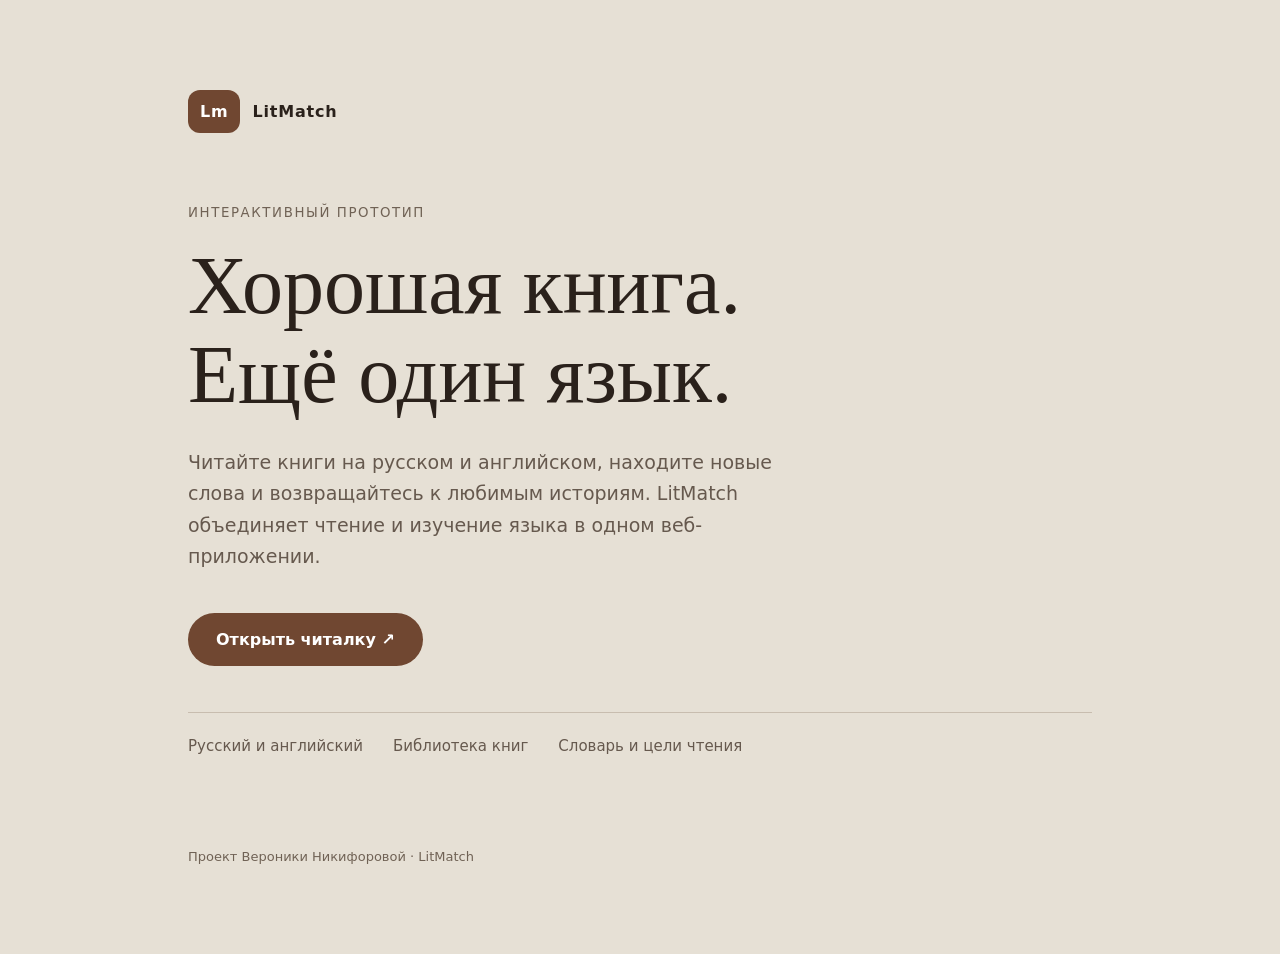
<file: litmatch/index.html>
<!doctype html>
<html lang="ru"><head>
<meta charset="utf-8"><meta name="viewport" content="width=device-width,initial-scale=1">
<title>LitMatch — чтение на русском и английском</title>
<meta name="description" content="LitMatch — веб-приложение для чтения книг на русском и английском. Откройте интерактивный прототип.">
<link rel="canonical" href="https://1nrei.github.io/litmatch/">
<meta property="og:type" content="website"><meta property="og:title" content="LitMatch — чтение на русском и английском">
<meta property="og:description" content="Книги, чтение и изучение языка в одном веб-приложении. Интерактивный прототип Вероники Никифоровой.">
<meta property="og:url" content="https://1nrei.github.io/litmatch/">
<meta name="twitter:card" content="summary">
<style>
*{box-sizing:border-box}body{margin:0;background:#e6e0d5;color:#2a211b;font-family:system-ui,sans-serif}main{max-width:960px;margin:auto;padding:90px 28px}header{display:flex;align-items:center;gap:12px;font-weight:700;letter-spacing:.05em}.mark{background:#704731;color:#fff;padding:12px;border-radius:12px}small{display:block;color:#706255;letter-spacing:.12em;text-transform:uppercase;margin:72px 0 22px}h1{font-family:Georgia,serif;font-size:clamp(44px,8vw,82px);line-height:1.08;max-width:800px;font-weight:400;margin:0 0 28px}p{font-size:19px;line-height:1.65;max-width:620px;color:#66594e}.button{display:inline-block;margin:22px 0 46px;background:#704731;color:white;text-decoration:none;border-radius:30px;padding:17px 28px;font-weight:600}.button:hover{background:#503120}.button:focus-visible{outline:3px solid #2a211b;outline-offset:4px}.features{border-top:1px solid #c8bdaf;display:flex;gap:30px;flex-wrap:wrap;padding:24px 0;font-size:15px;color:#66594e}footer{margin-top:70px;font-size:13px;color:#706255}
</style></head><body><main><header><span class="mark" aria-hidden="true">Lm</span> LitMatch</header>
<small>Интерактивный прототип</small><h1>Хорошая книга.<br>Ещё один язык.</h1>
<p>Читайте книги на русском и английском, находите новые слова и возвращайтесь к любимым историям. LitMatch объединяет чтение и изучение языка в одном веб-приложении.</p>
<a class="button" href="https://1nrei.github.io/">Открыть читалку ↗</a>
<div class="features"><span>Русский и английский</span><span>Библиотека книг</span><span>Словарь и цели чтения</span></div>
<footer>Проект Вероники Никифоровой · LitMatch</footer></main></body></html>
</file>
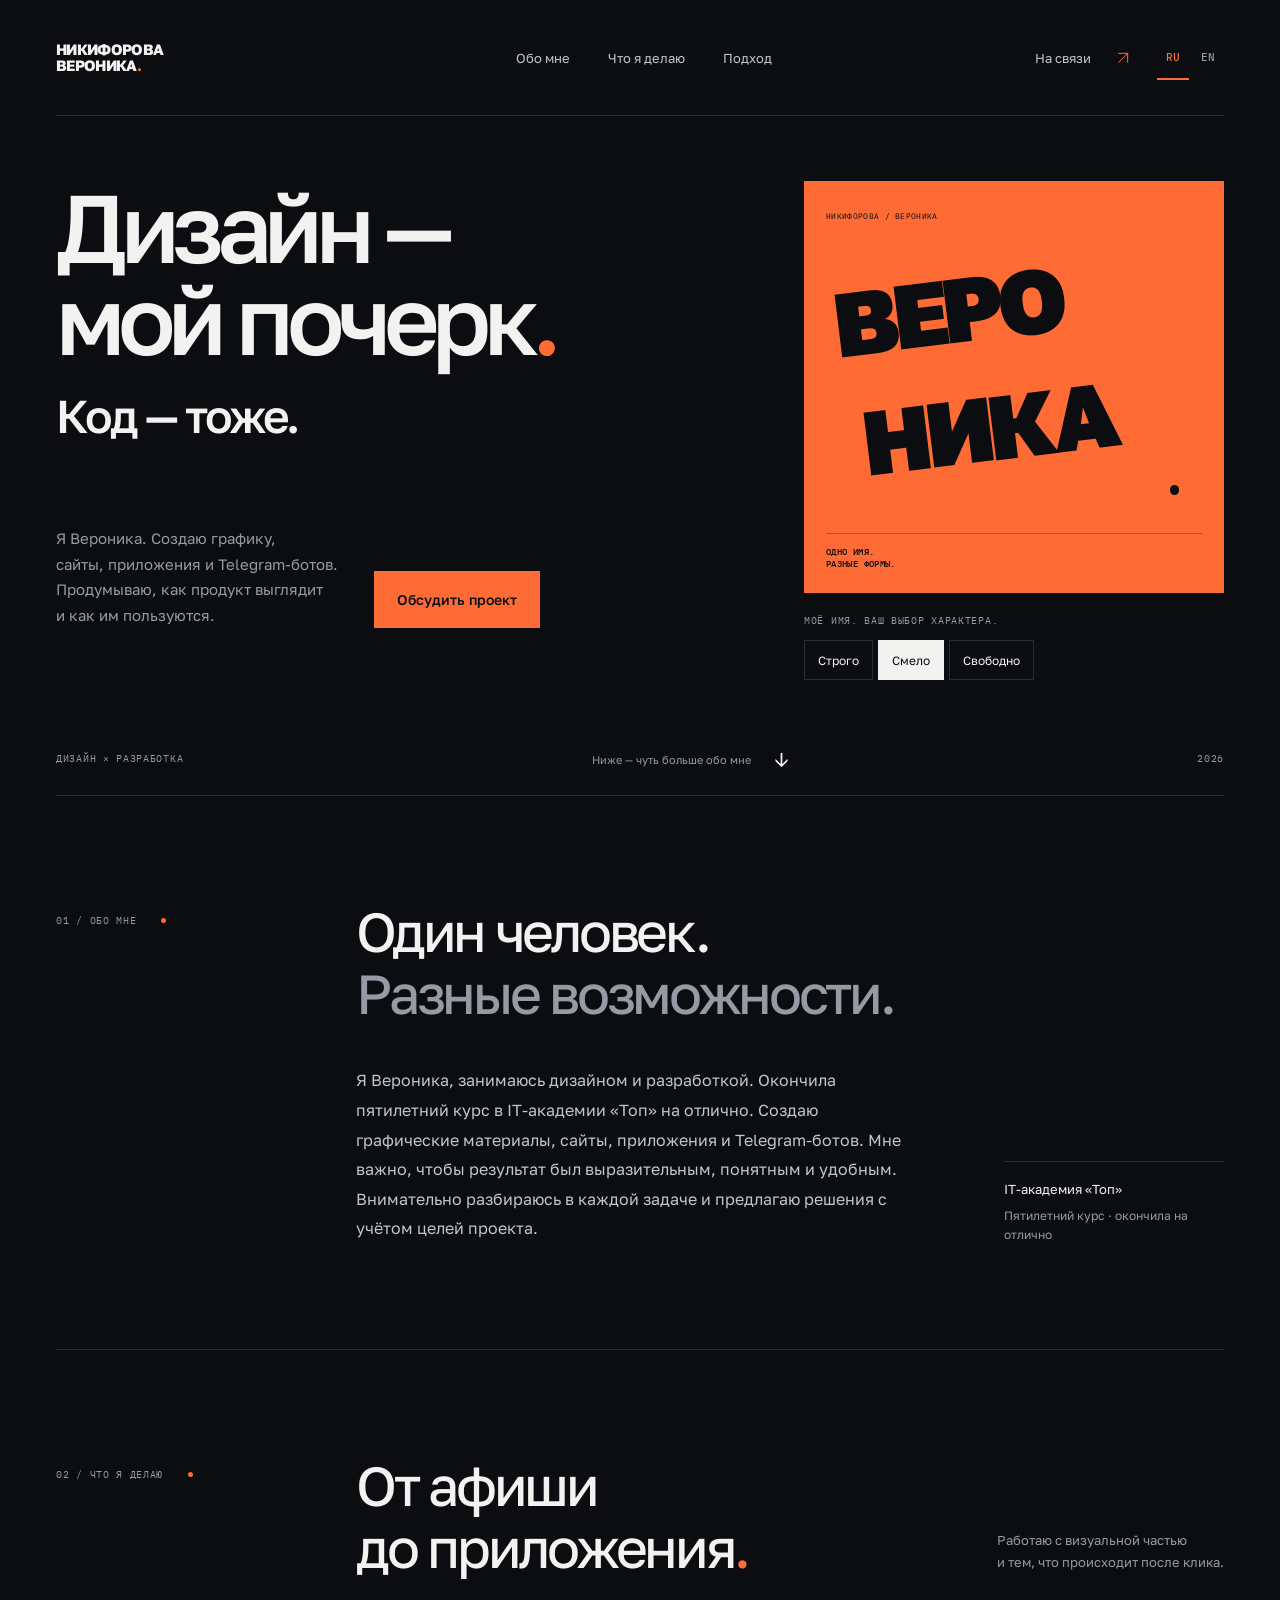
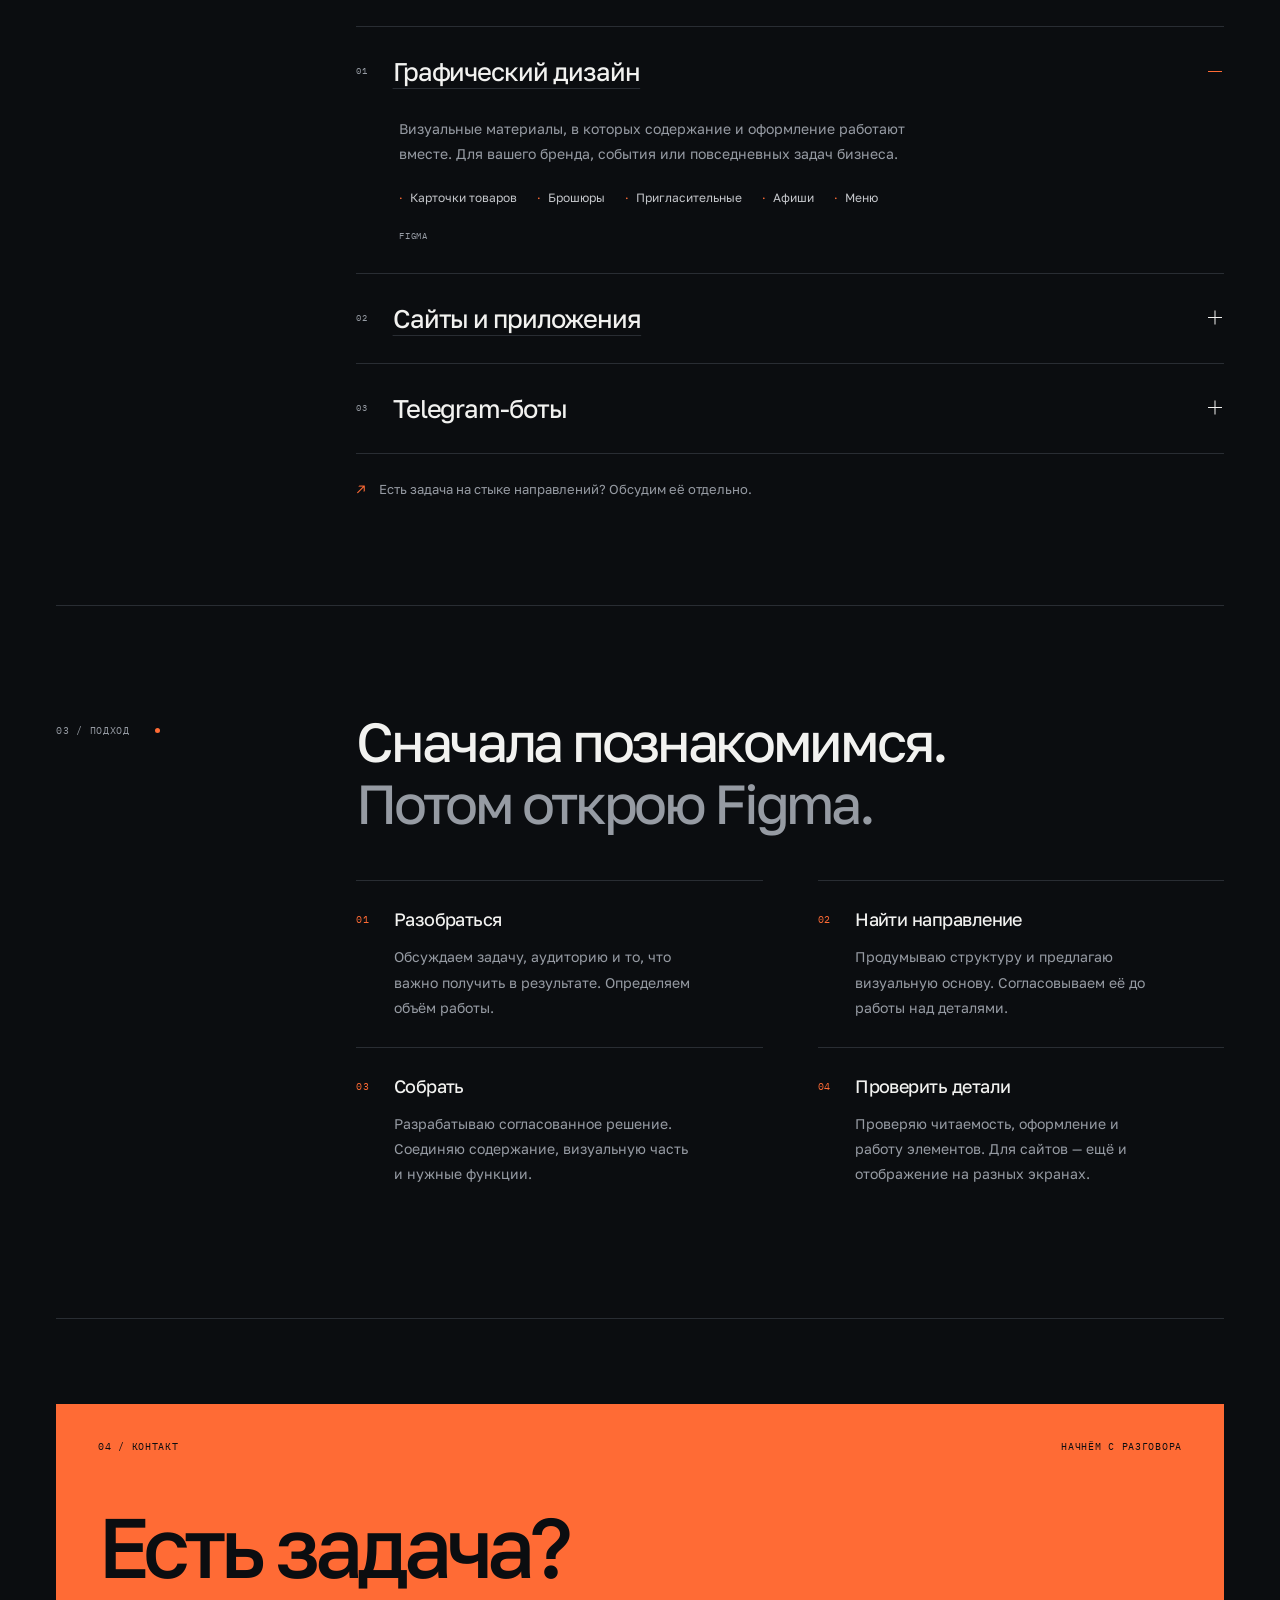
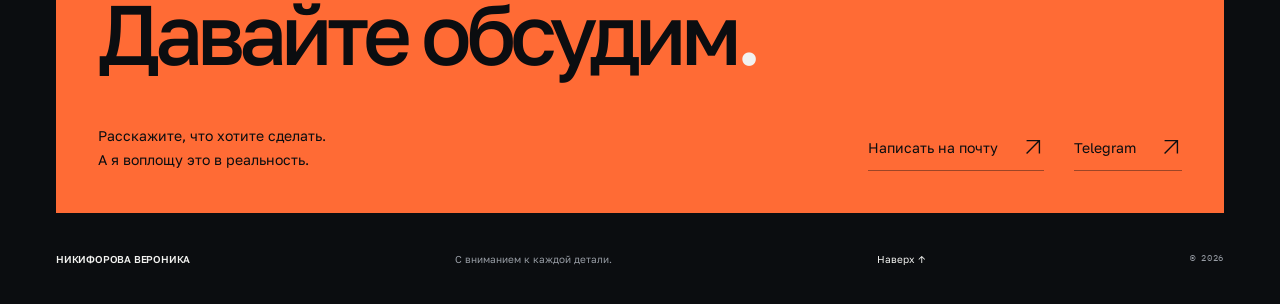
<file: portfolio/index.html>
<!doctype html>
<html lang="ru">
<head>
  <meta charset="UTF-8">
  <meta name="viewport" content="width=device-width, initial-scale=1">
  <meta name="theme-color" content="#0B0D10">
  <meta name="description" content="Вероника Никифорова — графический дизайн, сайты, приложения и Telegram-боты. Внимание к идее, форме и деталям.">
  <title>НИКИФОРОВА ВЕРОНИКА — дизайн и разработка</title>
  <link rel="icon" type="image/svg+xml" href="./favicon.svg">
  <link rel="preconnect" href="https://fonts.googleapis.com">
  <link rel="preconnect" href="https://fonts.gstatic.com" crossorigin>
  <link href="https://fonts.googleapis.com/css2?family=Golos+Text:wght@400;450;500;550;600;650;700;750;800;850;900&family=IBM+Plex+Mono:wght@400;500&display=swap" rel="stylesheet">
  <link rel="stylesheet" href="./style.css">
  <script src="./script.js" defer></script>

<link rel="canonical" href="https://1nrei.github.io/portfolio/">
<meta property="og:type" content="website">
<meta property="og:locale" content="ru_RU">
<meta property="og:site_name" content="Вероника Никифорова">
<meta property="og:title" content="НИКИФОРОВА ВЕРОНИКА — дизайн и разработка">
<meta property="og:description" content="Вероника Никифорова — графический дизайн, сайты, приложения и Telegram-боты. Внимание к идее, форме и деталям.">
<meta property="og:url" content="https://1nrei.github.io/portfolio/">
<meta property="og:image" content="https://1nrei.github.io/portfolio/social-preview.png">
<meta property="og:image:width" content="1200">
<meta property="og:image:height" content="630">
<meta property="og:image:alt" content="Вероника Никифорова — дизайн и разработка">
<meta name="twitter:card" content="summary_large_image">
<link rel="alternate" hreflang="ru" href="https://1nrei.github.io/portfolio/"><link rel="alternate" hreflang="en" href="https://1nrei.github.io/portfolio/index-en.html"><link rel="alternate" hreflang="x-default" href="https://1nrei.github.io/portfolio/"><script src="./language.js" defer></script></head>
<body>
  <a class="skip-link" href="#main">Перейти к содержимому</a>
  <svg class="svg-library" aria-hidden="true" xmlns="http://www.w3.org/2000/svg"><symbol id="arrow" viewBox="0 0 24 24"><path d="M5 19 19 5M5 5h14v14" fill="none" stroke="currentColor" stroke-width="1.5"/></symbol></svg>
  <header class="header wrap">
    <a class="wordmark" href="#top" aria-label="Никифорова Вероника — в начало">НИКИФОРОВА<br> ВЕРОНИКА<span class="name-dot">.</span></a>
    <nav aria-label="Основная навигация"><a href="#about">Обо мне</a><a href="#services">Что я делаю</a><a href="#approach">Подход</a></nav>
    <div class="header-actions"><a class="header-contact" href="#contact">На связи <svg class="arrow"><use href="#arrow"/></svg></a><div class="language-switch" role="group" aria-label="Язык сайта"><a href="./index.html" lang="ru" hreflang="ru" aria-current="page">RU</a><a href="./index-en.html" lang="en" hreflang="en">EN</a></div></div>
  </header>
  <main id="main">
    <section id="top" class="hero wrap" aria-labelledby="hero-title">
      <div class="hero-heading"><h1 id="hero-title"><span class="line"><span>Дизайн —</span></span><span class="line"><span>мой почерк<span class="accent">.</span></span><span class="line last-line"><span>Код — тоже.</span></span></h1></div>
      <div class="hero-bottom"><p class="hero-description">Я Вероника. Создаю графику,<br> сайты, приложения и Telegram-ботов.<br class="desktop-break"> Продумываю, как продукт выглядит<br class="desktop-break"> и как им пользуются.</p><a class="button" href="#contact">Обсудить проект</a></div>
      <div class="hero-playground">
        <div class="poster personal-poster" data-mode="bold" role="img" aria-label="Именная афиша Вероники Никифоровой. Композиция: Смело.">
          <span class="poster-index" aria-hidden="true">НИКИФОРОВА / ВЕРОНИКА</span>
          <div class="poster-words" aria-hidden="true"><span class="poster-word word-design">ВЕРО</span><span class="poster-word word-code">НИКА</span><span class="poster-period">.</span></div>
          <div class="poster-footer" aria-hidden="true"><span>ОДНО ИМЯ.<br> РАЗНЫЕ ФОРМЫ.</span></div>
        </div>
        <div class="playground-controls"><span class="mono playground-caption">МОЁ ИМЯ. ВАШ ВЫБОР ХАРАКТЕРА.</span><div class="modes" role="group" aria-label="Композиция афиши"><button type="button" data-mode="strict" aria-pressed="false">Строго</button><button type="button" data-mode="bold" aria-pressed="true">Смело</button><button type="button" data-mode="free" aria-pressed="false">Свободно</button></div><span class="sr-only" role="status" id="mode-status"></span></div>
      </div>
      <div class="hero-foot"><span class="mono">ДИЗАЙН × РАЗРАБОТКА</span><a href="#about" class="scroll-link">Ниже — чуть больше обо мне <span aria-hidden="true">↓</span></a><span class="mono hero-year">2026</span></div>
    </section>

    <section id="about" class="section wrap about" aria-labelledby="about-title"><div class="section-label reveal"><span class="mono">01 / ОБО МНЕ</span><span class="section-dot" aria-hidden="true"></span></div><div class="section-content"><h2 id="about-title" class="reveal">Один человек.<br> <span class="muted">Разные возможности.</span></h2><div class="about-body reveal"><p>Я Вероника, занимаюсь дизайном и разработкой. Окончила пятилетний курс в IT-академии «Топ» на отлично. Создаю графические материалы, сайты, приложения и Telegram-ботов. Мне важно, чтобы результат был выразительным, понятным и удобным. Внимательно разбираюсь в каждой задаче и предлагаю решения с учётом целей проекта.</p><div class="education"><div><span>IT-академия «Топ»</span><small>Пятилетний курс · окончила на отлично</small></div></div></div></div></section>

    <section id="services" class="section wrap services" aria-labelledby="services-title"><div class="section-label reveal"><span class="mono">02 / ЧТО Я ДЕЛАЮ</span><span class="section-dot" aria-hidden="true"></span></div><div class="section-content"><div class="section-heading reveal"><h2 id="services-title">От афиши<br> до приложения<span class="accent">.</span></h2><p>Работаю с визуальной частью<br> и тем, что происходит после клика.</p></div><div class="service-list">
      <details class="service reveal" open><summary><span class="mono service-number">01</span><h3><a class="service-portfolio-link" href="./design.html">Графический дизайн</a></h3><span class="service-toggle" aria-hidden="true"></span></summary><div class="service-body"><p>Визуальные материалы, в которых содержание и оформление работают вместе. Для вашего бренда, события или повседневных задач бизнеса.</p><ul class="tags" aria-label="Виды графического дизайна"><li>Карточки товаров</li><li>Брошюры</li><li>Пригласительные</li><li>Афиши</li><li>Меню</li></ul><span class="mono service-tool">FIGMA</span></div></details>
      <details class="service reveal"><summary><span class="mono service-number">02</span><h3><a class="service-portfolio-link" href="./apps.html">Сайты и приложения</a></h3><span class="service-toggle" aria-hidden="true"></span></summary><div class="service-body"><p>Структура, дизайн интерфейса и разработка. Подбираем формат и набор функций под вашу задачу, уделяем внимание адаптивности и удобству.</p><ul class="tags"><li>Сайты-визитки</li><li>Лендинги</li><li>Интерфейсы</li><li>Приложения</li></ul></div></details>
      <details class="service reveal"><summary><span class="mono service-number">03</span><h3>Telegram-боты</h3><span class="service-toggle" aria-hidden="true"></span></summary><div class="service-body"><p>Бот под конкретный сценарий: помочь посетителю найти информацию, оставить заявку или пройти последовательность действий прямо в Telegram. Сначала обсуждаем задачу и необходимые возможности.</p><ul class="tags"><li>Логика диалога</li><li>Меню и навигация</li><li>Заявки</li></ul></div></details>
    </div><p class="service-note reveal"><span class="accent">↗</span> Есть задача на стыке направлений? Обсудим её отдельно.</p></div></section>

    <section id="approach" class="section wrap approach" aria-labelledby="approach-title"><div class="section-label reveal"><span class="mono">03 / ПОДХОД</span><span class="section-dot" aria-hidden="true"></span></div><div class="section-content"><h2 id="approach-title" class="reveal">Сначала познакомимся.<br> <span class="muted">Потом открою Figma.</span></h2><div class="steps"><article class="step reveal"><span class="mono step-index">01</span><div><h3>Разобраться</h3><p>Обсуждаем задачу, аудиторию и то, что важно получить в результате. Определяем объём работы.</p></div></article><article class="step reveal"><span class="mono step-index">02</span><div><h3>Найти направление</h3><p>Продумываю структуру и предлагаю визуальную основу. Согласовываем её до работы над деталями.</p></div></article><article class="step reveal"><span class="mono step-index">03</span><div><h3>Собрать</h3><p>Разрабатываю согласованное решение. Соединяю содержание, визуальную часть и нужные функции.</p></div></article><article class="step reveal"><span class="mono step-index">04</span><div><h3>Проверить детали</h3><p>Проверяю читаемость, оформление и работу элементов. Для сайтов — ещё и отображение на разных экранах.</p></div></article></div></div></section>

    <section id="contact" class="contact wrap" aria-labelledby="contact-title"><div class="contact-top reveal"><span class="mono">04 / КОНТАКТ</span><span class="mono">НАЧНЁМ С РАЗГОВОРА</span></div><h2 id="contact-title" class="reveal">Есть задача?<br> <span>Давайте обсудим<span class="contact-period">.</span></span></h2><div class="contact-bottom reveal"><p>Расскажите, что хотите сделать.<br> А я воплощу это в реальность.</p><div class="contact-links"><a class="contact-link" href="mailto:ray.nika64@gmail.com">Написать на почту <svg class="arrow"><use href="#arrow"/></svg></a><a class="contact-link" href="https://t.me/qewvy" target="_blank" rel="noopener noreferrer">Telegram <svg class="arrow"><use href="#arrow"/></svg></a></div></div><p class="contact-notice" id="contact-notice" role="status" hidden></p></section>
  </main>
  <footer class="footer wrap"><a class="footer-name" href="#top">НИКИФОРОВА ВЕРОНИКА</a><span>С вниманием к каждой детали.</span><a href="#top" class="back-top">Наверх ↑</a><span class="mono">© 2026</span></footer>
</body>
</html>
</file>
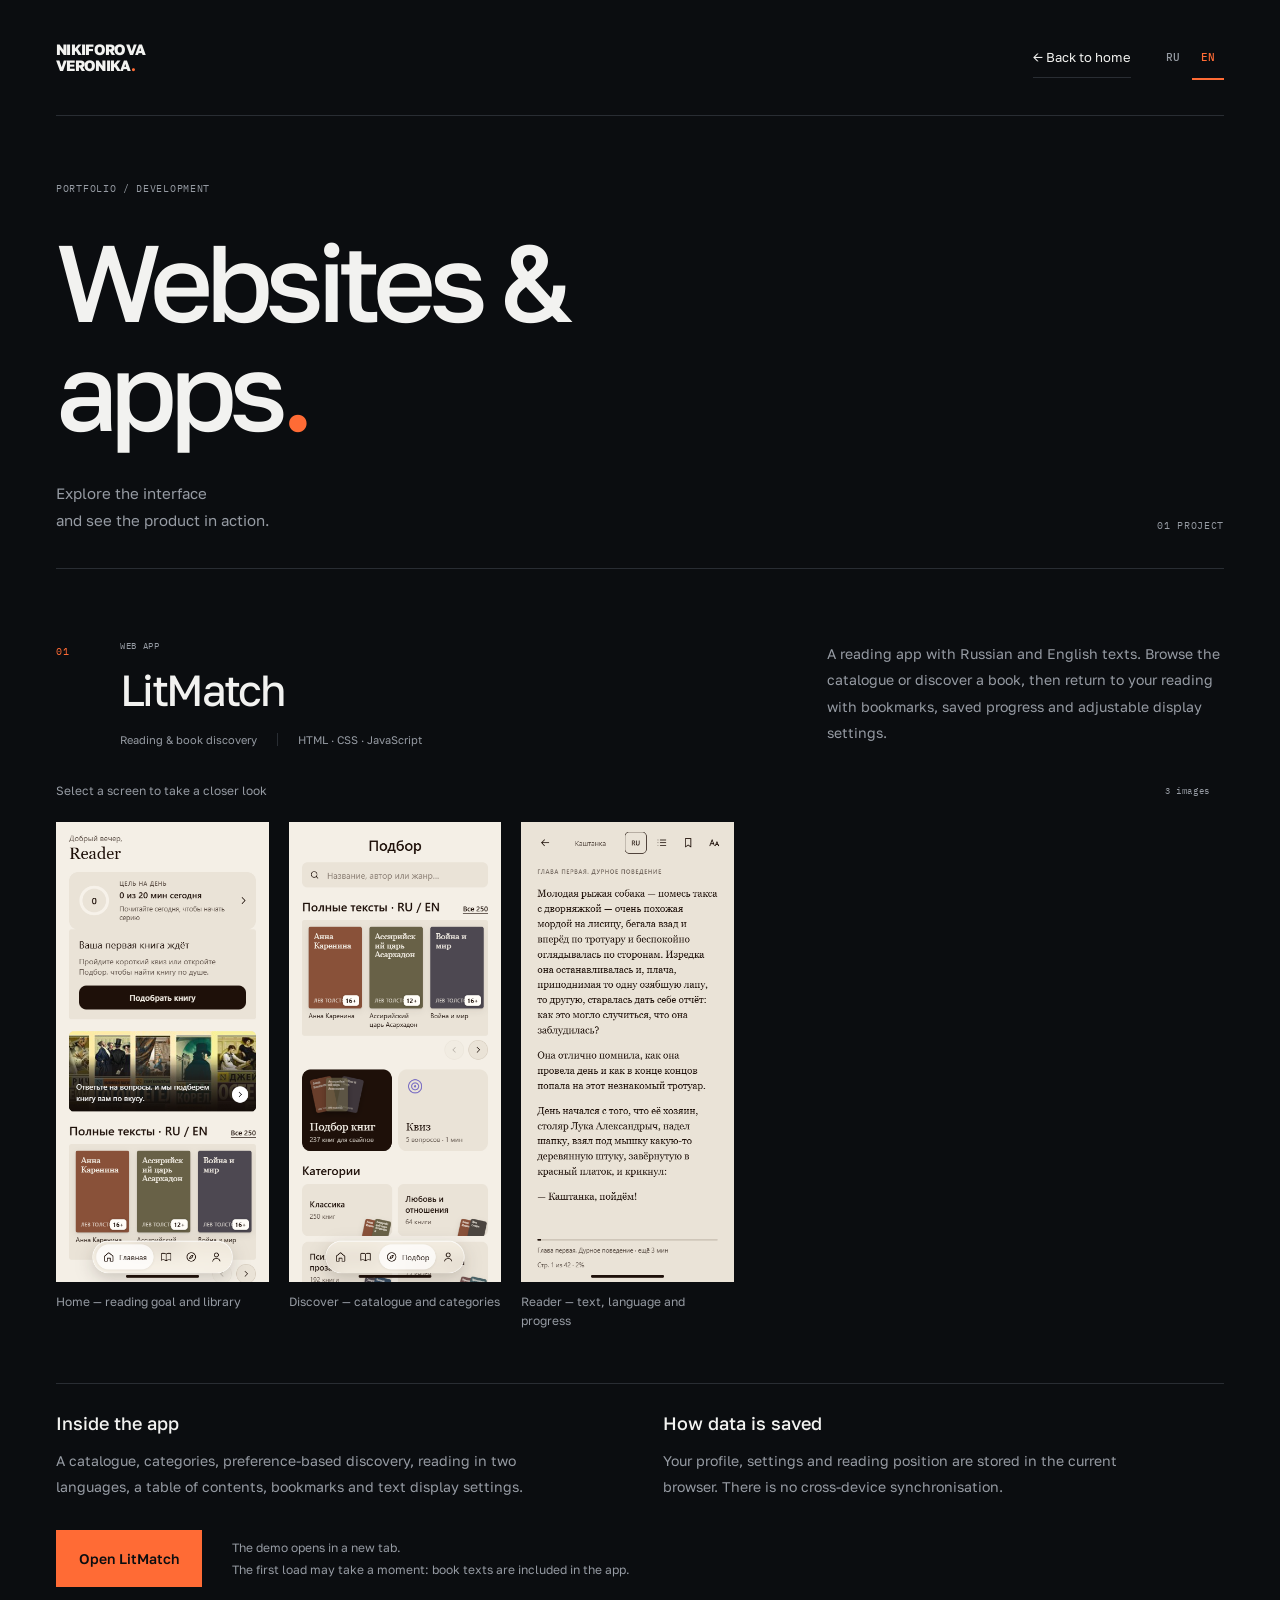
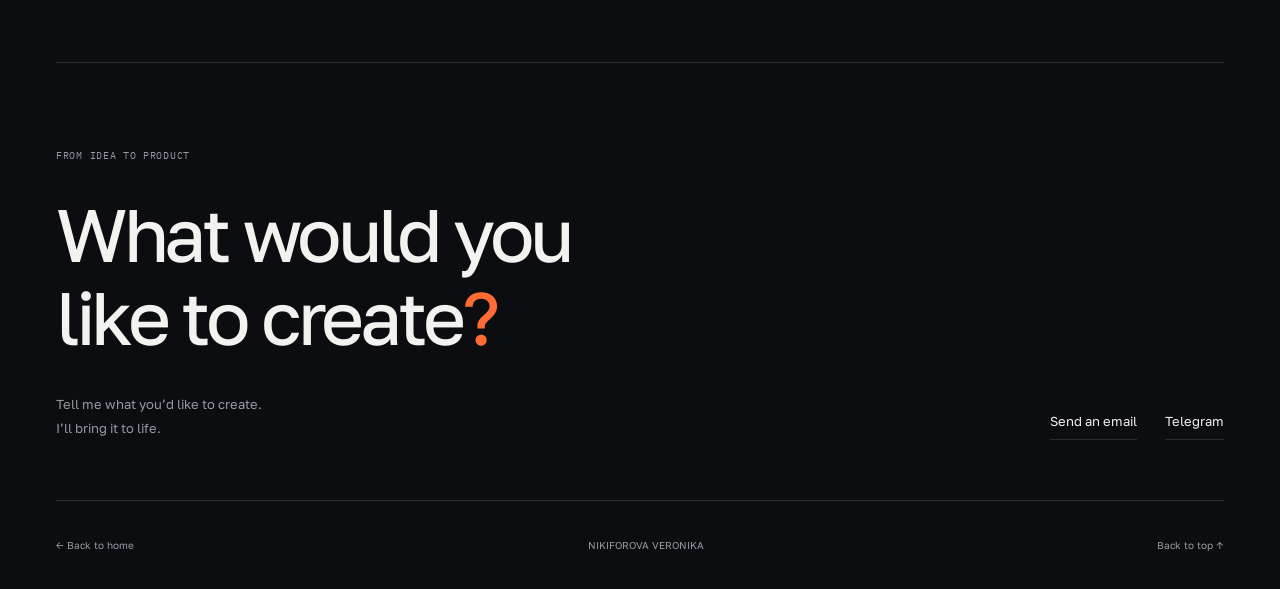
<file: portfolio/apps-en.html>
<!doctype html>
<html lang="en"><head><meta charset="UTF-8"><meta name="viewport" content="width=device-width, initial-scale=1"><meta name="theme-color" content="#0B0D10"><title>Websites & apps — Veronika Nikiforova</title><meta name="description" content="LitMatch — a web app for reading and discovering books. A project by Veronika Nikiforova."><link rel="icon" href="./favicon.svg" type="image/svg+xml"><link rel="preconnect" href="https://fonts.googleapis.com"><link rel="preconnect" href="https://fonts.gstatic.com" crossorigin><link href="https://fonts.googleapis.com/css2?family=Golos+Text:wght@400;500;600;700;800&family=IBM+Plex+Mono:wght@400;500&display=swap" rel="stylesheet"><link rel="stylesheet" href="./style.css"><link rel="stylesheet" href="./design.css"><link rel="stylesheet" href="./apps.css"><script src="./design.js" defer></script>
<link rel="canonical" href="https://1nrei.github.io/portfolio/apps-en.html">
<meta property="og:type" content="website">
<meta property="og:locale" content="en_GB">
<meta property="og:site_name" content="Veronika Nikiforova">
<meta property="og:title" content="Websites & apps — Veronika Nikiforova">
<meta property="og:description" content="LitMatch — a web app for reading and discovering books. A project by Veronika Nikiforova.">
<meta property="og:url" content="https://1nrei.github.io/portfolio/apps-en.html">
<meta property="og:image" content="https://1nrei.github.io/portfolio/social-preview-en.png">
<meta property="og:image:width" content="1200">
<meta property="og:image:height" content="630">
<meta property="og:image:alt" content="Veronika Nikiforova — design & development">
<meta name="twitter:card" content="summary_large_image">
<link rel="alternate" hreflang="ru" href="https://1nrei.github.io/portfolio/apps.html"><link rel="alternate" hreflang="en" href="https://1nrei.github.io/portfolio/apps-en.html"><link rel="alternate" hreflang="x-default" href="https://1nrei.github.io/portfolio/apps.html"><script src="./language.js" defer></script></head>
<body class="portfolio-page"><a class="skip-link" href="#main">Skip to projects</a>
<header class="header wrap"><a class="wordmark" href="./index-en.html">NIKIFOROVA<br> VERONIKA<span class="name-dot">.</span></a><div class="header-actions"><a class="return-link" href="./index-en.html#services">← Back to home</a><div class="language-switch" role="group" aria-label="Website language"><a href="./apps.html" lang="ru" hreflang="ru">RU</a><a href="./apps-en.html" lang="en" hreflang="en" aria-current="page">EN</a></div></div></header>
<main id="main" class="wrap">
<div class="portfolio-intro"><p class="mono">PORTFOLIO / DEVELOPMENT</p><h1>Websites &<br> apps<span class="accent">.</span></h1><div class="intro-bottom"><p>Explore the interface<br> and see the product in action.</p><span class="mono">01 PROJECT</span></div></div>
<section class="work" id="litmatch" aria-labelledby="litmatch-title"><div class="work-heading"><span class="mono work-number">01</span><div class="work-title"><p class="mono work-category">WEB APP</p><h2 id="litmatch-title">LitMatch</h2><div class="work-meta"><span>Reading & book discovery</span><span>HTML · CSS · JavaScript</span></div></div><p class="work-description">A reading app with Russian and English texts. Browse the catalogue or discover a book, then return to your reading with bookmarks, saved progress and adjustable display settings.</p></div>
<div class="gallery-toolbar"><p>Select a screen to take a closer look</p><div class="gallery-controls" hidden><span class="mono">3 images</span><button type="button" data-gallery-direction="-1" aria-controls="gallery-litmatch" aria-label="LitMatch: scroll back" disabled>←</button><button type="button" data-gallery-direction="1" aria-controls="gallery-litmatch" aria-label="LitMatch: scroll forward">→</button></div></div><div class="work-gallery phones" id="gallery-litmatch" tabindex="0" role="region" aria-label="LitMatch screens"><figure class="work-image" style="--image-ratio:0.46208530805687204"><a class="image-open" href="./assets/portfolio/litmatch/litmatch-home.png" data-image-index="0" data-caption="LitMatch — Home — reading goal and library" aria-label="Enlarge: Home — reading goal and library"><img src="./assets/portfolio/litmatch/litmatch-home.png" width="390" height="844" alt="LitMatch — Home — reading goal and library" loading="lazy"><span class="image-hint">Take a closer look +</span></a><figcaption>Home — reading goal and library</figcaption></figure><figure class="work-image" style="--image-ratio:0.46208530805687204"><a class="image-open" href="./assets/portfolio/litmatch/litmatch-catalog.png" data-image-index="1" data-caption="LitMatch — Discover — catalogue and categories" aria-label="Enlarge: Discover — catalogue and categories"><img src="./assets/portfolio/litmatch/litmatch-catalog.png" width="390" height="844" alt="LitMatch — Discover — catalogue and categories" loading="lazy"><span class="image-hint">Take a closer look +</span></a><figcaption>Discover — catalogue and categories</figcaption></figure><figure class="work-image" style="--image-ratio:0.46208530805687204"><a class="image-open" href="./assets/portfolio/litmatch/litmatch-reading.png" data-image-index="2" data-caption="LitMatch — Reader — text, language and progress" aria-label="Enlarge: Reader — text, language and progress"><img src="./assets/portfolio/litmatch/litmatch-reading.png" width="390" height="844" alt="LitMatch — Reader — text, language and progress" loading="lazy"><span class="image-hint">Take a closer look +</span></a><figcaption>Reader — text, language and progress</figcaption></figure></div>
<div class="app-project-details"><div><h3>Inside the app</h3><p>A catalogue, categories, preference-based discovery, reading in two languages, a table of contents, bookmarks and text display settings.</p></div><div><h3>How data is saved</h3><p>Your profile, settings and reading position are stored in the current browser. There is no cross-device synchronisation.</p></div></div>
<div class="app-project-demo"><a class="button" href="https://1nrei.github.io/" target="_blank" rel="noopener noreferrer">Open LitMatch</a><p>The demo opens in a new tab.<br> The first load may take a moment: book texts are included in the app.</p></div></section>
<section class="portfolio-contact" aria-labelledby="portfolio-contact-title"><p class="mono">FROM IDEA TO PRODUCT</p><h2 id="portfolio-contact-title">What would you<br> like to create<span class="accent">?</span></h2><div class="portfolio-contact-bottom"><p>Tell me what you’d like to create.<br> I’ll bring it to life.</p><div><a href="mailto:ray.nika64@gmail.com">Send an email</a><a href="https://t.me/qewvy" target="_blank" rel="noopener noreferrer">Telegram</a></div></div></section></main>
<footer class="footer wrap"><a href="./index-en.html#services">← Back to home</a><span>NIKIFOROVA VERONIKA</span><a href="#main">Back to top ↑</a></footer>
<dialog class="viewer" aria-label="Project image viewer"><div class="viewer-bar"><p id="viewer-caption"></p><button class="viewer-close" type="button" aria-label="Close image viewer">Close ×</button></div><div class="viewer-stage"><img id="viewer-image" alt=""></div><div class="viewer-bottom"><button class="viewer-prev" type="button" aria-label="Previous image">← Previous</button><span class="mono" id="viewer-count" aria-live="polite"></span><button class="viewer-next" type="button" aria-label="Next image">Next →</button></div><p class="viewer-help">Click the image to zoom · Esc to close</p></dialog>
</body></html>
</file>
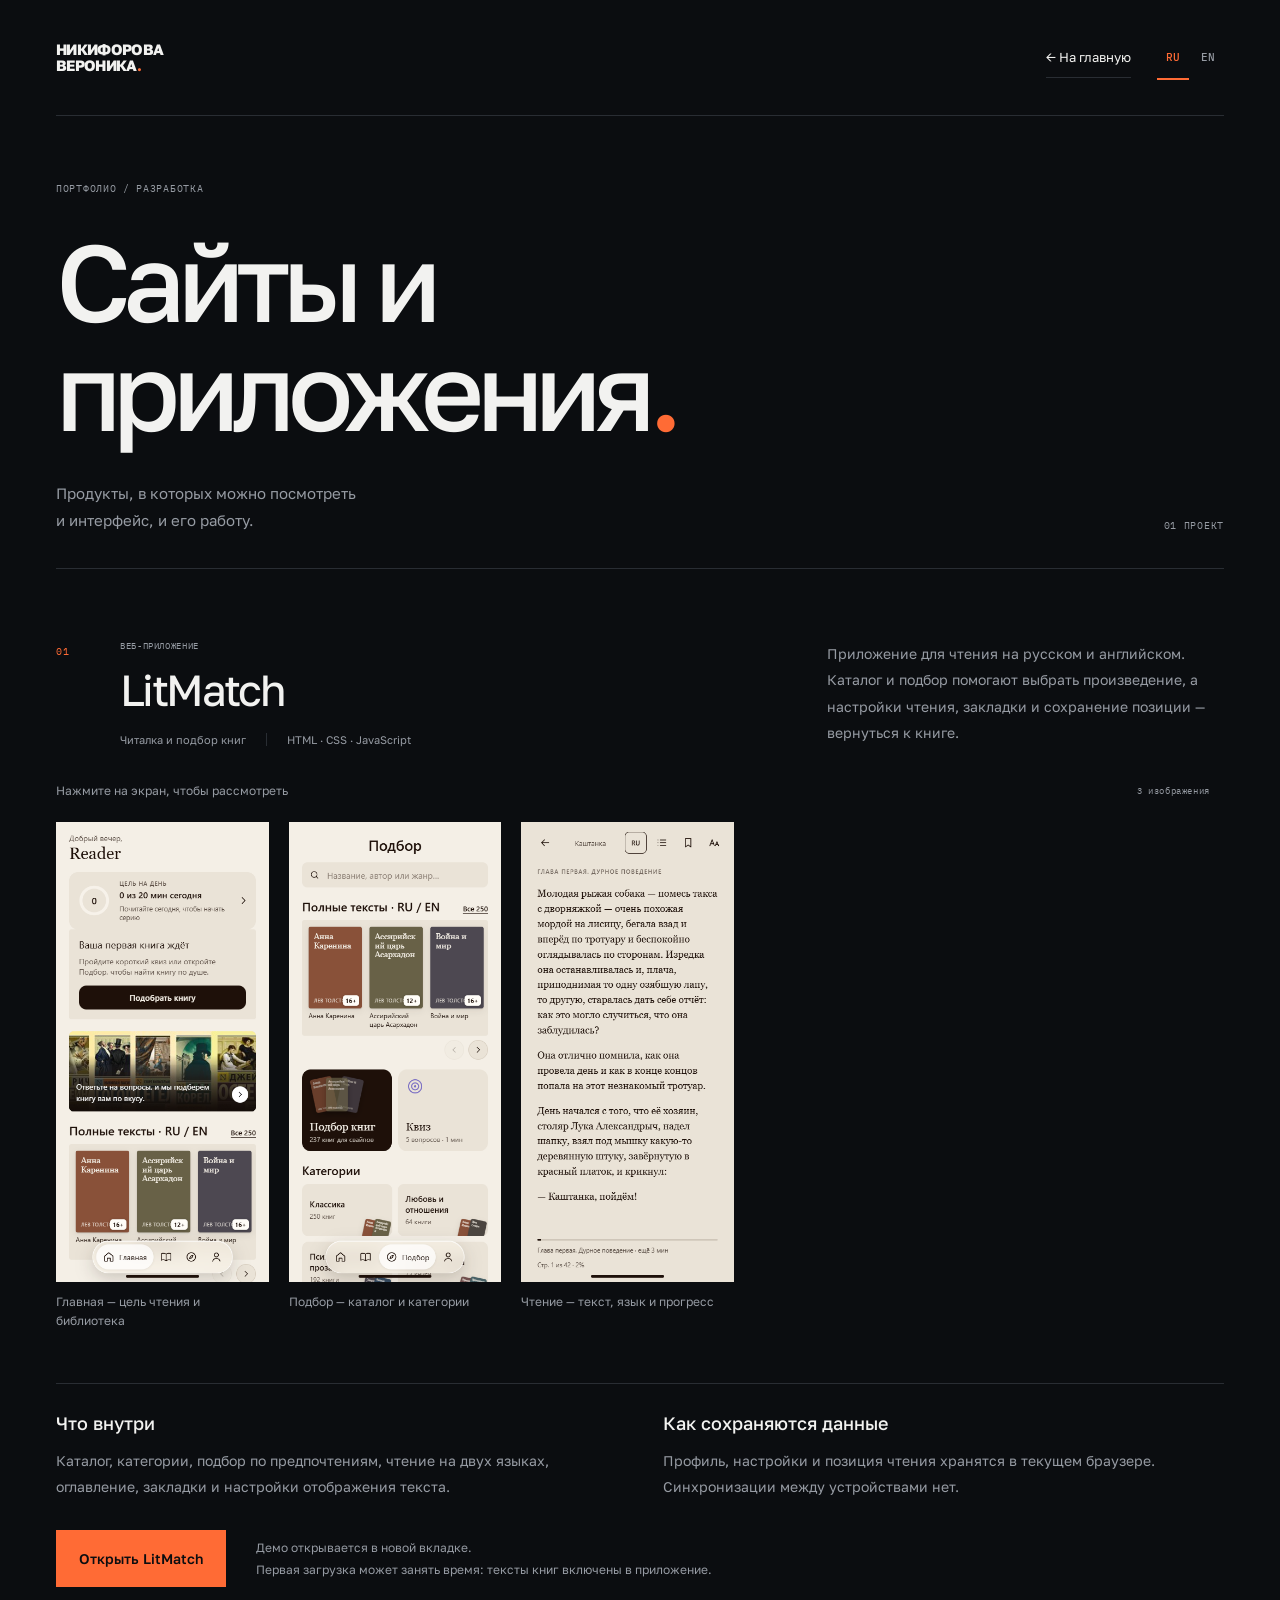
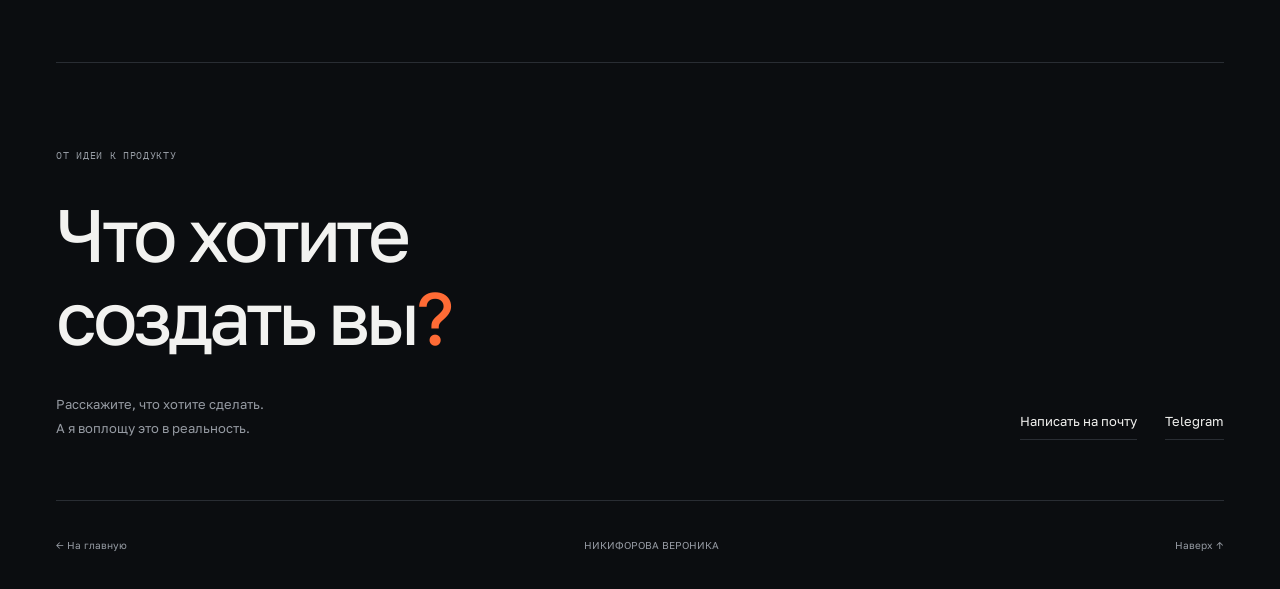
<file: portfolio/apps.html>
<!doctype html>
<html lang="ru"><head><meta charset="UTF-8"><meta name="viewport" content="width=device-width, initial-scale=1"><meta name="theme-color" content="#0B0D10"><title>Сайты и приложения — Никифорова Вероника</title><meta name="description" content="LitMatch — веб-приложение для чтения и подбора книг. Проект Вероники Никифоровой."><link rel="icon" href="./favicon.svg" type="image/svg+xml"><link rel="preconnect" href="https://fonts.googleapis.com"><link rel="preconnect" href="https://fonts.gstatic.com" crossorigin><link href="https://fonts.googleapis.com/css2?family=Golos+Text:wght@400;500;600;700;800&family=IBM+Plex+Mono:wght@400;500&display=swap" rel="stylesheet"><link rel="stylesheet" href="./style.css"><link rel="stylesheet" href="./design.css"><link rel="stylesheet" href="./apps.css"><script src="./design.js" defer></script>
<link rel="canonical" href="https://1nrei.github.io/portfolio/apps.html">
<meta property="og:type" content="website">
<meta property="og:locale" content="ru_RU">
<meta property="og:site_name" content="Вероника Никифорова">
<meta property="og:title" content="Сайты и приложения — Никифорова Вероника">
<meta property="og:description" content="LitMatch — веб-приложение для чтения и подбора книг. Проект Вероники Никифоровой.">
<meta property="og:url" content="https://1nrei.github.io/portfolio/apps.html">
<meta property="og:image" content="https://1nrei.github.io/portfolio/social-preview.png">
<meta property="og:image:width" content="1200">
<meta property="og:image:height" content="630">
<meta property="og:image:alt" content="Вероника Никифорова — дизайн и разработка">
<meta name="twitter:card" content="summary_large_image">
<link rel="alternate" hreflang="ru" href="https://1nrei.github.io/portfolio/apps.html"><link rel="alternate" hreflang="en" href="https://1nrei.github.io/portfolio/apps-en.html"><link rel="alternate" hreflang="x-default" href="https://1nrei.github.io/portfolio/apps.html"><script src="./language.js" defer></script></head>
<body class="portfolio-page"><a class="skip-link" href="#main">Перейти к работам</a>
<header class="header wrap"><a class="wordmark" href="./index.html">НИКИФОРОВА<br> ВЕРОНИКА<span class="name-dot">.</span></a><div class="header-actions"><a class="return-link" href="./index.html#services">← На главную</a><div class="language-switch" role="group" aria-label="Язык сайта"><a href="./apps.html" lang="ru" hreflang="ru" aria-current="page">RU</a><a href="./apps-en.html" lang="en" hreflang="en">EN</a></div></div></header>
<main id="main" class="wrap">
<div class="portfolio-intro"><p class="mono">ПОРТФОЛИО / РАЗРАБОТКА</p><h1>Сайты и<br> приложения<span class="accent">.</span></h1><div class="intro-bottom"><p>Продукты, в которых можно посмотреть<br> и интерфейс, и его работу.</p><span class="mono">01 ПРОЕКТ</span></div></div>
<section class="work" id="litmatch" aria-labelledby="litmatch-title"><div class="work-heading"><span class="mono work-number">01</span><div class="work-title"><p class="mono work-category">ВЕБ-ПРИЛОЖЕНИЕ</p><h2 id="litmatch-title">LitMatch</h2><div class="work-meta"><span>Читалка и подбор книг</span><span>HTML · CSS · JavaScript</span></div></div><p class="work-description">Приложение для чтения на русском и английском. Каталог и подбор помогают выбрать произведение, а настройки чтения, закладки и сохранение позиции — вернуться к книге.</p></div>
<div class="gallery-toolbar"><p>Нажмите на экран, чтобы рассмотреть</p><div class="gallery-controls" hidden><span class="mono">3 изображения</span><button type="button" data-gallery-direction="-1" aria-controls="gallery-litmatch" aria-label="LitMatch: прокрутить назад" disabled>←</button><button type="button" data-gallery-direction="1" aria-controls="gallery-litmatch" aria-label="LitMatch: прокрутить вперёд">→</button></div></div><div class="work-gallery phones" id="gallery-litmatch" tabindex="0" role="region" aria-label="Экраны LitMatch"><figure class="work-image" style="--image-ratio:0.46208530805687204"><a class="image-open" href="./assets/portfolio/litmatch/litmatch-home.png" data-image-index="0" data-caption="LitMatch — Главная — цель чтения и библиотека" aria-label="Увеличить: Главная — цель чтения и библиотека"><img src="./assets/portfolio/litmatch/litmatch-home.png" width="390" height="844" alt="LitMatch — Главная — цель чтения и библиотека" loading="lazy"><span class="image-hint">Рассмотреть +</span></a><figcaption>Главная — цель чтения и библиотека</figcaption></figure><figure class="work-image" style="--image-ratio:0.46208530805687204"><a class="image-open" href="./assets/portfolio/litmatch/litmatch-catalog.png" data-image-index="1" data-caption="LitMatch — Подбор — каталог и категории" aria-label="Увеличить: Подбор — каталог и категории"><img src="./assets/portfolio/litmatch/litmatch-catalog.png" width="390" height="844" alt="LitMatch — Подбор — каталог и категории" loading="lazy"><span class="image-hint">Рассмотреть +</span></a><figcaption>Подбор — каталог и категории</figcaption></figure><figure class="work-image" style="--image-ratio:0.46208530805687204"><a class="image-open" href="./assets/portfolio/litmatch/litmatch-reading.png" data-image-index="2" data-caption="LitMatch — Чтение — текст, язык и прогресс" aria-label="Увеличить: Чтение — текст, язык и прогресс"><img src="./assets/portfolio/litmatch/litmatch-reading.png" width="390" height="844" alt="LitMatch — Чтение — текст, язык и прогресс" loading="lazy"><span class="image-hint">Рассмотреть +</span></a><figcaption>Чтение — текст, язык и прогресс</figcaption></figure></div>
<div class="app-project-details"><div><h3>Что внутри</h3><p>Каталог, категории, подбор по предпочтениям, чтение на двух языках, оглавление, закладки и настройки отображения текста.</p></div><div><h3>Как сохраняются данные</h3><p>Профиль, настройки и позиция чтения хранятся в текущем браузере. Синхронизации между устройствами нет.</p></div></div>
<div class="app-project-demo"><a class="button" href="https://1nrei.github.io/" target="_blank" rel="noopener noreferrer">Открыть LitMatch</a><p>Демо открывается в новой вкладке.<br> Первая загрузка может занять время: тексты книг включены в приложение.</p></div></section>
<section class="portfolio-contact" aria-labelledby="portfolio-contact-title"><p class="mono">ОТ ИДЕИ К ПРОДУКТУ</p><h2 id="portfolio-contact-title">Что хотите<br> создать вы<span class="accent">?</span></h2><div class="portfolio-contact-bottom"><p>Расскажите, что хотите сделать.<br> А я воплощу это в реальность.</p><div><a href="mailto:ray.nika64@gmail.com">Написать на почту</a><a href="https://t.me/qewvy" target="_blank" rel="noopener noreferrer">Telegram</a></div></div></section></main>
<footer class="footer wrap"><a href="./index.html#services">← На главную</a><span>НИКИФОРОВА ВЕРОНИКА</span><a href="#main">Наверх ↑</a></footer>
<dialog class="viewer" aria-label="Просмотр работы"><div class="viewer-bar"><p id="viewer-caption"></p><button class="viewer-close" type="button" aria-label="Закрыть просмотр">Закрыть ×</button></div><div class="viewer-stage"><img id="viewer-image" alt=""></div><div class="viewer-bottom"><button class="viewer-prev" type="button" aria-label="Предыдущее изображение">← Назад</button><span class="mono" id="viewer-count" aria-live="polite"></span><button class="viewer-next" type="button" aria-label="Следующее изображение">Далее →</button></div><p class="viewer-help">Нажмите на изображение, чтобы увеличить · Esc — закрыть</p></dialog>
</body></html>
</file>
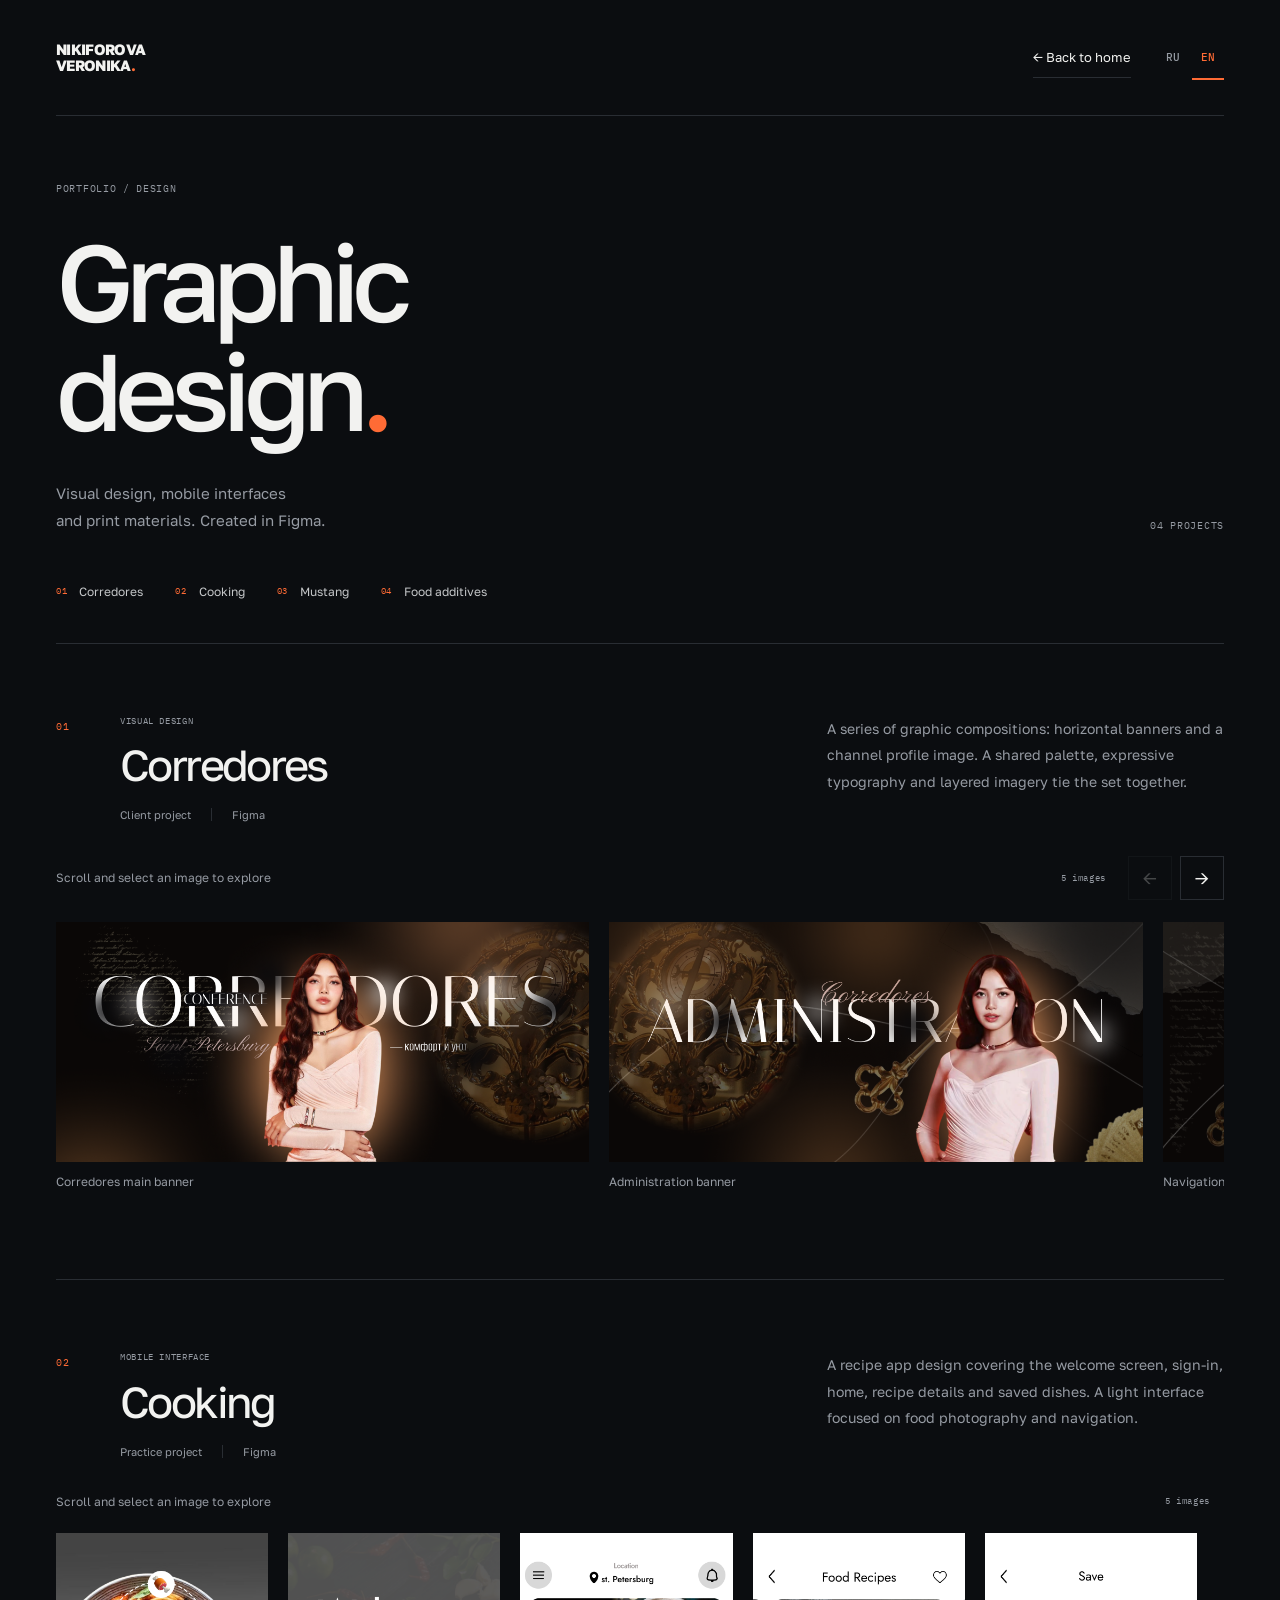
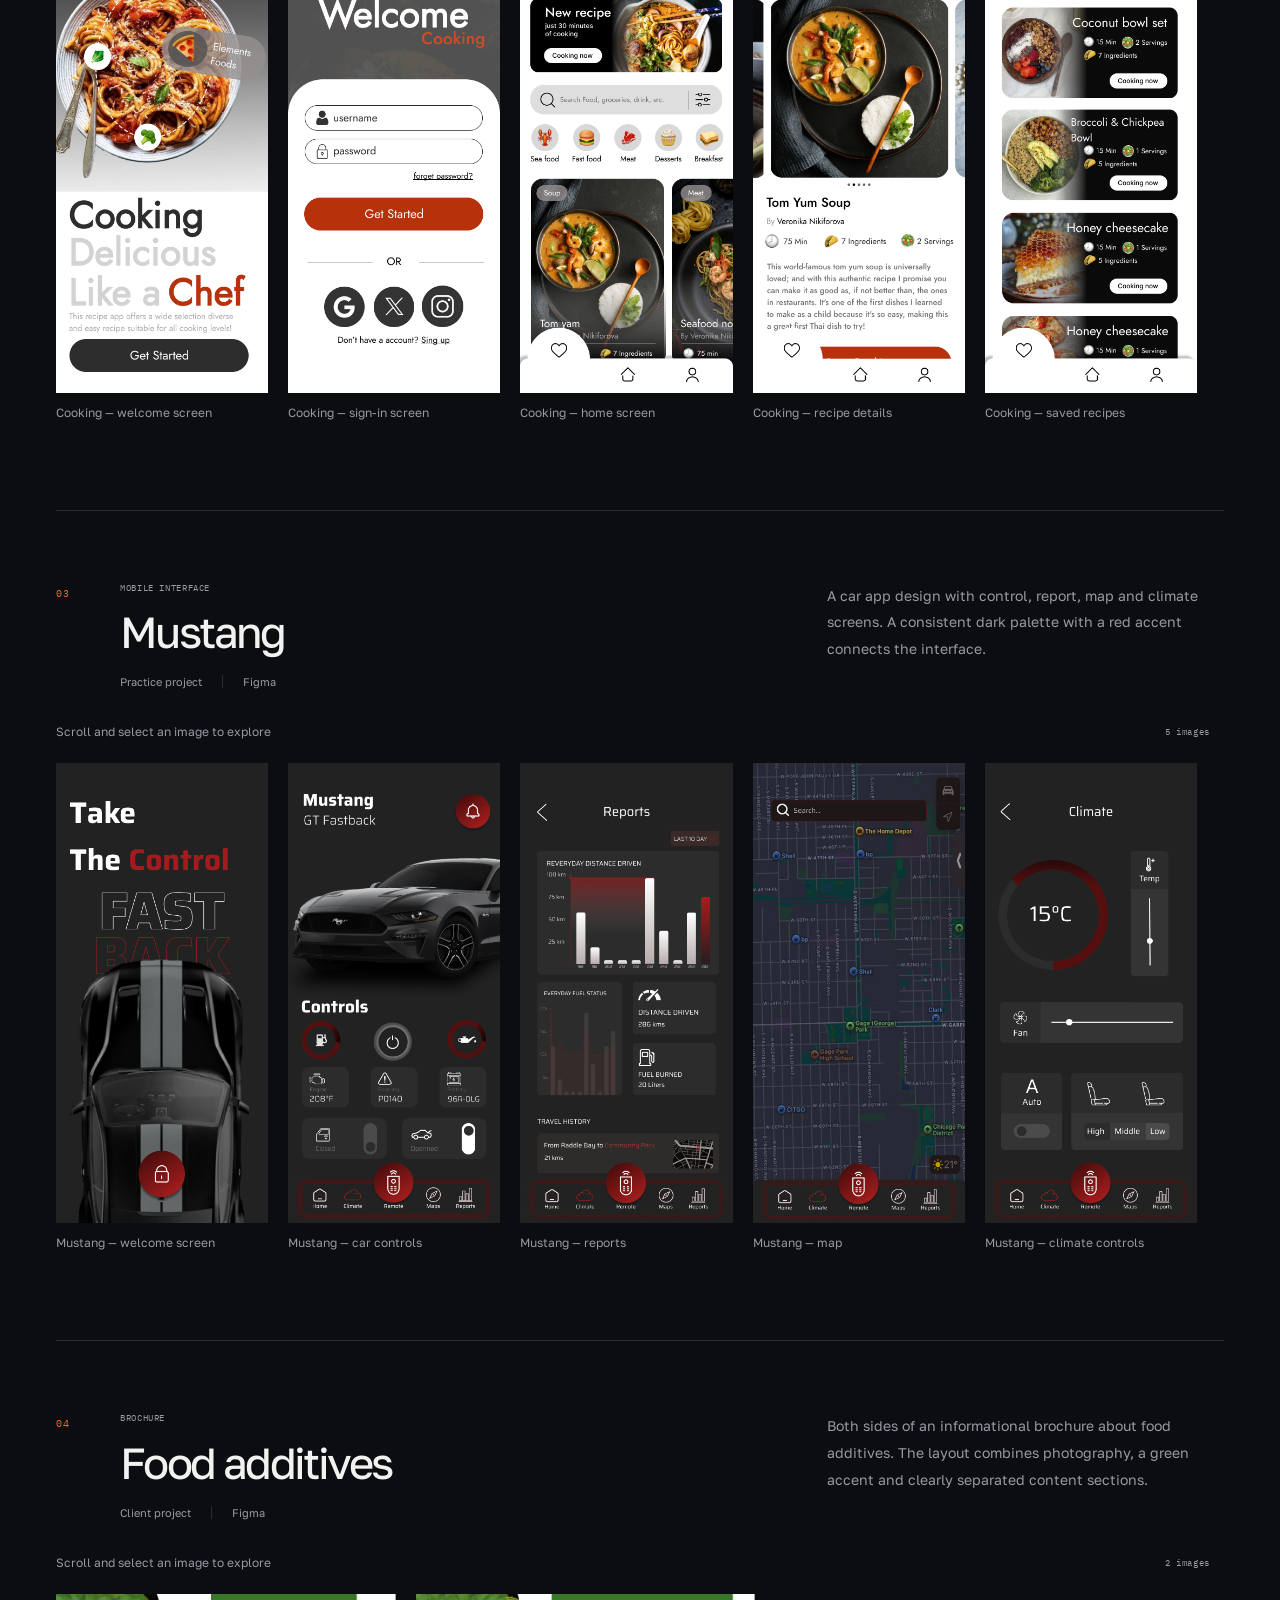
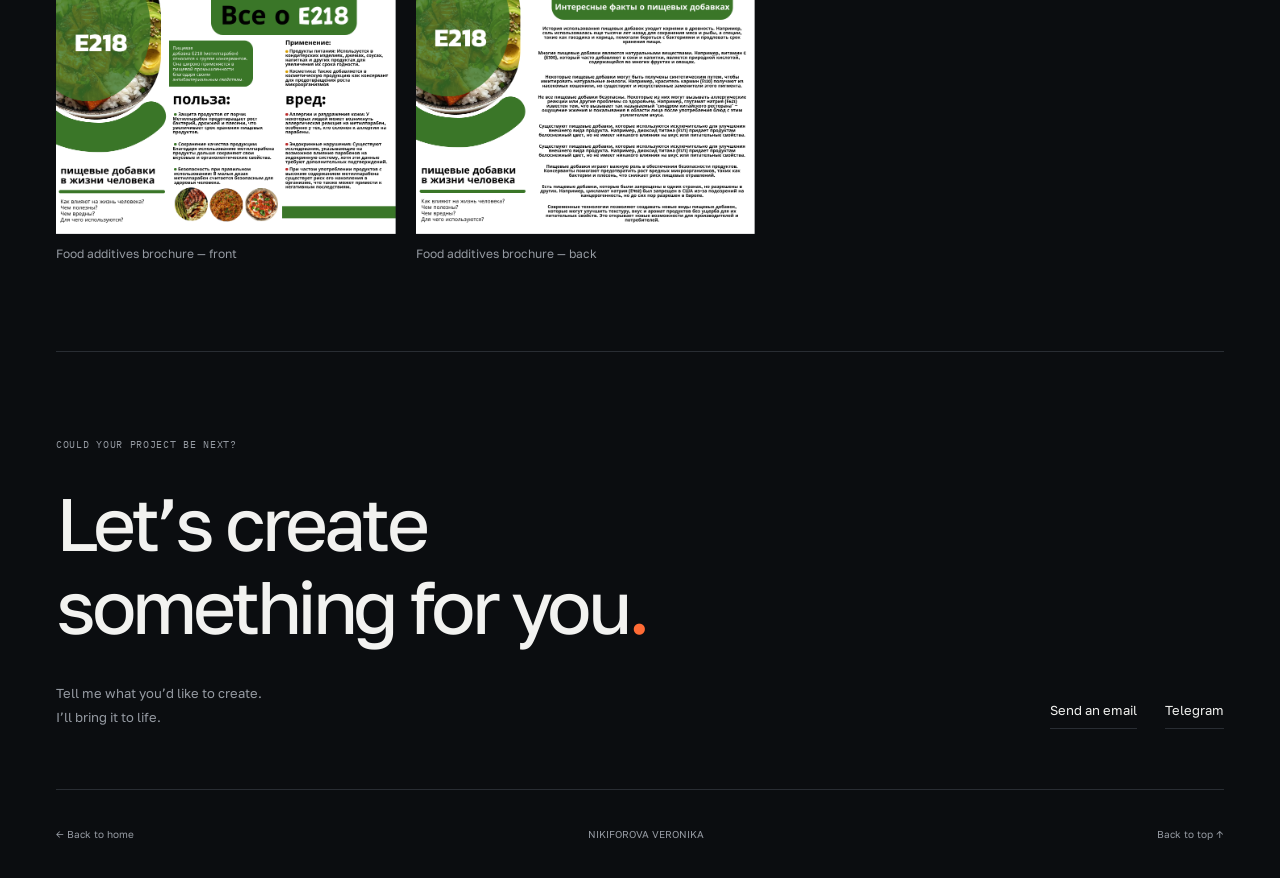
<file: portfolio/design-en.html>
<!doctype html>
<html lang="en"><head><meta charset="UTF-8"><meta name="viewport" content="width=device-width, initial-scale=1"><meta name="theme-color" content="#0B0D10"><title>Graphic design — Veronika Nikiforova</title><meta name="description" content="Design work by Veronika Nikiforova: graphic compositions, mobile interfaces and a brochure. Created in Figma."><link rel="icon" href="./favicon.svg" type="image/svg+xml"><link rel="preconnect" href="https://fonts.googleapis.com"><link rel="preconnect" href="https://fonts.gstatic.com" crossorigin><link href="https://fonts.googleapis.com/css2?family=Golos+Text:wght@400;500;600;700;800&family=IBM+Plex+Mono:wght@400;500&display=swap" rel="stylesheet"><link rel="stylesheet" href="./style.css"><link rel="stylesheet" href="./design.css"><script src="./design.js" defer></script>
<link rel="canonical" href="https://1nrei.github.io/portfolio/design-en.html">
<meta property="og:type" content="website">
<meta property="og:locale" content="en_GB">
<meta property="og:site_name" content="Veronika Nikiforova">
<meta property="og:title" content="Graphic design — Veronika Nikiforova">
<meta property="og:description" content="Design work by Veronika Nikiforova: graphic compositions, mobile interfaces and a brochure. Created in Figma.">
<meta property="og:url" content="https://1nrei.github.io/portfolio/design-en.html">
<meta property="og:image" content="https://1nrei.github.io/portfolio/social-preview-en.png">
<meta property="og:image:width" content="1200">
<meta property="og:image:height" content="630">
<meta property="og:image:alt" content="Veronika Nikiforova — design & development">
<meta name="twitter:card" content="summary_large_image">
<link rel="alternate" hreflang="ru" href="https://1nrei.github.io/portfolio/design.html"><link rel="alternate" hreflang="en" href="https://1nrei.github.io/portfolio/design-en.html"><link rel="alternate" hreflang="x-default" href="https://1nrei.github.io/portfolio/design.html"><script src="./language.js" defer></script></head>
<body class="portfolio-page"><a class="skip-link" href="#main">Skip to projects</a>
<header class="header wrap"><a class="wordmark" href="./index-en.html">NIKIFOROVA<br> VERONIKA<span class="name-dot">.</span></a><div class="header-actions"><a class="return-link" href="./index-en.html#services">← Back to home</a><div class="language-switch" role="group" aria-label="Website language"><a href="./design.html" lang="ru" hreflang="ru">RU</a><a href="./design-en.html" lang="en" hreflang="en" aria-current="page">EN</a></div></div></header>
<main id="main" class="wrap"><div class="portfolio-intro"><p class="mono">PORTFOLIO / DESIGN</p><h1>Graphic<br> design<span class="accent">.</span></h1><div class="intro-bottom"><p>Visual design, mobile interfaces<br> and print materials. Created in Figma.</p><span class="mono">04 PROJECTS</span></div><nav class="work-index" aria-label="Projects"><a href="#corredores"><span class="mono">01</span>Corredores</a><a href="#cooking"><span class="mono">02</span>Cooking</a><a href="#mustang"><span class="mono">03</span>Mustang</a><a href="#booklet"><span class="mono">04</span>Food additives</a></nav></div>
<section class="work" id="corredores" aria-labelledby="corredores-title"><div class="work-heading"><span class="mono work-number">01</span><div class="work-title"><p class="mono work-category">Visual design</p><h2 id="corredores-title">Corredores</h2><div class="work-meta"><span>Client project</span><span>Figma</span></div></div><p class="work-description">A series of graphic compositions: horizontal banners and a channel profile image. A shared palette, expressive typography and layered imagery tie the set together.</p></div><div class="gallery-toolbar"><p>Scroll and select an image to explore</p><div class="gallery-controls" hidden><span class="mono">5 images</span><button type="button" data-gallery-direction="-1" aria-label="Corredores: scroll back" aria-controls="gallery-corredores" disabled>←</button><button type="button" data-gallery-direction="1" aria-label="Corredores: scroll forward" aria-controls="gallery-corredores">→</button></div></div><div class="work-gallery banners" id="gallery-corredores" tabindex="0" role="region" aria-label="Corredores: project images"><figure class="work-image image-1" style="--image-ratio:2.22222"><a href="./assets/portfolio/corredores/1.png" class="image-open" data-image-index="0" data-caption="Corredores main banner" aria-label="Enlarge: Corredores main banner"><img src="./assets/portfolio/corredores/1.png" width="2000" height="900" alt="Corredores main banner" loading="eager" decoding="async"><span class="image-hint">Take a closer look +</span></a><figcaption>Corredores main banner</figcaption></figure><figure class="work-image image-2" style="--image-ratio:2.22222"><a href="./assets/portfolio/corredores/2.png" class="image-open" data-image-index="1" data-caption="Administration banner" aria-label="Enlarge: Administration banner"><img src="./assets/portfolio/corredores/2.png" width="2000" height="900" alt="Administration banner" loading="lazy" decoding="async"><span class="image-hint">Take a closer look +</span></a><figcaption>Administration banner</figcaption></figure><figure class="work-image image-3" style="--image-ratio:2.22222"><a href="./assets/portfolio/corredores/3.png" class="image-open" data-image-index="2" data-caption="Navigation banner" aria-label="Enlarge: Navigation banner"><img src="./assets/portfolio/corredores/3.png" width="2000" height="900" alt="Navigation banner" loading="lazy" decoding="async"><span class="image-hint">Take a closer look +</span></a><figcaption>Navigation banner</figcaption></figure><figure class="work-image image-4" style="--image-ratio:2.22222"><a href="./assets/portfolio/corredores/4.png" class="image-open" data-image-index="3" data-caption="Rules banner" aria-label="Enlarge: Rules banner"><img src="./assets/portfolio/corredores/4.png" width="2000" height="900" alt="Rules banner" loading="lazy" decoding="async"><span class="image-hint">Take a closer look +</span></a><figcaption>Rules banner</figcaption></figure><figure class="work-image image-5" style="--image-ratio:1.00000"><a href="./assets/portfolio/corredores/5.png" class="image-open" data-image-index="4" data-caption="Channel profile image" aria-label="Enlarge: Channel profile image"><img src="./assets/portfolio/corredores/5.png" width="995" height="995" alt="Channel profile image" loading="lazy" decoding="async"><span class="image-hint">Take a closer look +</span></a><figcaption>Channel profile image</figcaption></figure></div></section><section class="work" id="cooking" aria-labelledby="cooking-title"><div class="work-heading"><span class="mono work-number">02</span><div class="work-title"><p class="mono work-category">Mobile interface</p><h2 id="cooking-title">Cooking</h2><div class="work-meta"><span>Practice project</span><span>Figma</span></div></div><p class="work-description">A recipe app design covering the welcome screen, sign-in, home, recipe details and saved dishes. A light interface focused on food photography and navigation.</p></div><div class="gallery-toolbar"><p>Scroll and select an image to explore</p><div class="gallery-controls" hidden><span class="mono">5 images</span><button type="button" data-gallery-direction="-1" aria-label="Cooking: scroll back" aria-controls="gallery-cooking" disabled>←</button><button type="button" data-gallery-direction="1" aria-label="Cooking: scroll forward" aria-controls="gallery-cooking">→</button></div></div><div class="work-gallery phones" id="gallery-cooking" tabindex="0" role="region" aria-label="Cooking: project images"><figure class="work-image image-1" style="--image-ratio:0.46127"><a href="./assets/portfolio/cooking/1.png" class="image-open" data-image-index="5" data-caption="Cooking — welcome screen" aria-label="Enlarge: Cooking — welcome screen"><img src="./assets/portfolio/cooking/1.png" width="393" height="852" alt="Cooking — welcome screen" loading="lazy" decoding="async"><span class="image-hint">Take a closer look +</span></a><figcaption>Cooking — welcome screen</figcaption></figure><figure class="work-image image-2" style="--image-ratio:0.46127"><a href="./assets/portfolio/cooking/2.png" class="image-open" data-image-index="6" data-caption="Cooking — sign-in screen" aria-label="Enlarge: Cooking — sign-in screen"><img src="./assets/portfolio/cooking/2.png" width="393" height="852" alt="Cooking — sign-in screen" loading="lazy" decoding="async"><span class="image-hint">Take a closer look +</span></a><figcaption>Cooking — sign-in screen</figcaption></figure><figure class="work-image image-3" style="--image-ratio:0.46127"><a href="./assets/portfolio/cooking/3.png" class="image-open" data-image-index="7" data-caption="Cooking — home screen" aria-label="Enlarge: Cooking — home screen"><img src="./assets/portfolio/cooking/3.png" width="393" height="852" alt="Cooking — home screen" loading="lazy" decoding="async"><span class="image-hint">Take a closer look +</span></a><figcaption>Cooking — home screen</figcaption></figure><figure class="work-image image-4" style="--image-ratio:0.46127"><a href="./assets/portfolio/cooking/4.png" class="image-open" data-image-index="8" data-caption="Cooking — recipe details" aria-label="Enlarge: Cooking — recipe details"><img src="./assets/portfolio/cooking/4.png" width="393" height="852" alt="Cooking — recipe details" loading="lazy" decoding="async"><span class="image-hint">Take a closer look +</span></a><figcaption>Cooking — recipe details</figcaption></figure><figure class="work-image image-5" style="--image-ratio:0.46127"><a href="./assets/portfolio/cooking/5.png" class="image-open" data-image-index="9" data-caption="Cooking — saved recipes" aria-label="Enlarge: Cooking — saved recipes"><img src="./assets/portfolio/cooking/5.png" width="393" height="852" alt="Cooking — saved recipes" loading="lazy" decoding="async"><span class="image-hint">Take a closer look +</span></a><figcaption>Cooking — saved recipes</figcaption></figure></div></section><section class="work" id="mustang" aria-labelledby="mustang-title"><div class="work-heading"><span class="mono work-number">03</span><div class="work-title"><p class="mono work-category">Mobile interface</p><h2 id="mustang-title">Mustang</h2><div class="work-meta"><span>Practice project</span><span>Figma</span></div></div><p class="work-description">A car app design with control, report, map and climate screens. A consistent dark palette with a red accent connects the interface.</p></div><div class="gallery-toolbar"><p>Scroll and select an image to explore</p><div class="gallery-controls" hidden><span class="mono">5 images</span><button type="button" data-gallery-direction="-1" aria-label="Mustang: scroll back" aria-controls="gallery-mustang" disabled>←</button><button type="button" data-gallery-direction="1" aria-label="Mustang: scroll forward" aria-controls="gallery-mustang">→</button></div></div><div class="work-gallery phones five" id="gallery-mustang" tabindex="0" role="region" aria-label="Mustang: project images"><figure class="work-image image-1" style="--image-ratio:0.46127"><a href="./assets/portfolio/mustang/1.png" class="image-open" data-image-index="10" data-caption="Mustang — welcome screen" aria-label="Enlarge: Mustang — welcome screen"><img src="./assets/portfolio/mustang/1.png" width="393" height="852" alt="Mustang — welcome screen" loading="lazy" decoding="async"><span class="image-hint">Take a closer look +</span></a><figcaption>Mustang — welcome screen</figcaption></figure><figure class="work-image image-2" style="--image-ratio:0.46127"><a href="./assets/portfolio/mustang/2.png" class="image-open" data-image-index="11" data-caption="Mustang — car controls" aria-label="Enlarge: Mustang — car controls"><img src="./assets/portfolio/mustang/2.png" width="393" height="852" alt="Mustang — car controls" loading="lazy" decoding="async"><span class="image-hint">Take a closer look +</span></a><figcaption>Mustang — car controls</figcaption></figure><figure class="work-image image-3" style="--image-ratio:0.46127"><a href="./assets/portfolio/mustang/3.png" class="image-open" data-image-index="12" data-caption="Mustang — reports" aria-label="Enlarge: Mustang — reports"><img src="./assets/portfolio/mustang/3.png" width="393" height="852" alt="Mustang — reports" loading="lazy" decoding="async"><span class="image-hint">Take a closer look +</span></a><figcaption>Mustang — reports</figcaption></figure><figure class="work-image image-4" style="--image-ratio:0.46235"><a href="./assets/portfolio/mustang/4.png" class="image-open" data-image-index="13" data-caption="Mustang — map" aria-label="Enlarge: Mustang — map"><img src="./assets/portfolio/mustang/4.png" width="393" height="850" alt="Mustang — map" loading="lazy" decoding="async"><span class="image-hint">Take a closer look +</span></a><figcaption>Mustang — map</figcaption></figure><figure class="work-image image-5" style="--image-ratio:0.46127"><a href="./assets/portfolio/mustang/5.png" class="image-open" data-image-index="14" data-caption="Mustang — climate controls" aria-label="Enlarge: Mustang — climate controls"><img src="./assets/portfolio/mustang/5.png" width="393" height="852" alt="Mustang — climate controls" loading="lazy" decoding="async"><span class="image-hint">Take a closer look +</span></a><figcaption>Mustang — climate controls</figcaption></figure></div></section><section class="work" id="booklet" aria-labelledby="booklet-title"><div class="work-heading"><span class="mono work-number">04</span><div class="work-title"><p class="mono work-category">Brochure</p><h2 id="booklet-title">Food additives</h2><div class="work-meta"><span>Client project</span><span>Figma</span></div></div><p class="work-description">Both sides of an informational brochure about food additives. The layout combines photography, a green accent and clearly separated content sections.</p></div><div class="gallery-toolbar"><p>Scroll and select an image to explore</p><div class="gallery-controls" hidden><span class="mono">2 images</span><button type="button" data-gallery-direction="-1" aria-label="Food additives: scroll back" aria-controls="gallery-booklet" disabled>←</button><button type="button" data-gallery-direction="1" aria-label="Food additives: scroll forward" aria-controls="gallery-booklet">→</button></div></div><div class="work-gallery booklet" id="gallery-booklet" tabindex="0" role="region" aria-label="Food additives: project images"><figure class="work-image image-1" style="--image-ratio:1.41513"><a href="./assets/portfolio/booklet/1.png" class="image-open" data-image-index="15" data-caption="Food additives brochure — front" aria-label="Enlarge: Food additives brochure — front"><img src="./assets/portfolio/booklet/1.png" width="842" height="595" alt="Food additives brochure — front" loading="lazy" decoding="async"><span class="image-hint">Take a closer look +</span></a><figcaption>Food additives brochure — front</figcaption></figure><figure class="work-image image-2" style="--image-ratio:1.41513"><a href="./assets/portfolio/booklet/2.png" class="image-open" data-image-index="16" data-caption="Food additives brochure — back" aria-label="Enlarge: Food additives brochure — back"><img src="./assets/portfolio/booklet/2.png" width="842" height="595" alt="Food additives brochure — back" loading="lazy" decoding="async"><span class="image-hint">Take a closer look +</span></a><figcaption>Food additives brochure — back</figcaption></figure></div></section>
<section class="portfolio-contact" aria-labelledby="portfolio-contact-title"><p class="mono">COULD YOUR PROJECT BE NEXT?</p><h2 id="portfolio-contact-title">Let’s create<br> something for you<span class="accent">.</span></h2><div class="portfolio-contact-bottom"><p>Tell me what you’d like to create.<br> I’ll bring it to life.</p><div><a href="mailto:ray.nika64@gmail.com">Send an email</a><a href="https://t.me/qewvy" target="_blank" rel="noopener noreferrer">Telegram</a></div></div></section></main>
<footer class="footer wrap"><a href="./index-en.html#services">← Back to home</a><span>NIKIFOROVA VERONIKA</span><a href="#main">Back to top ↑</a></footer>
<dialog class="viewer" aria-label="Project image viewer"><div class="viewer-bar"><p id="viewer-caption"></p><button class="viewer-close" type="button" aria-label="Close image viewer">Close ×</button></div><div class="viewer-stage"><img id="viewer-image" alt=""></div><div class="viewer-bottom"><button class="viewer-prev" type="button" aria-label="Previous image">← Previous</button><span class="mono" id="viewer-count" aria-live="polite"></span><button class="viewer-next" type="button" aria-label="Next image">Next →</button></div><p class="viewer-help">Click the image to zoom · Esc to close</p></dialog>
</body></html>
</file>
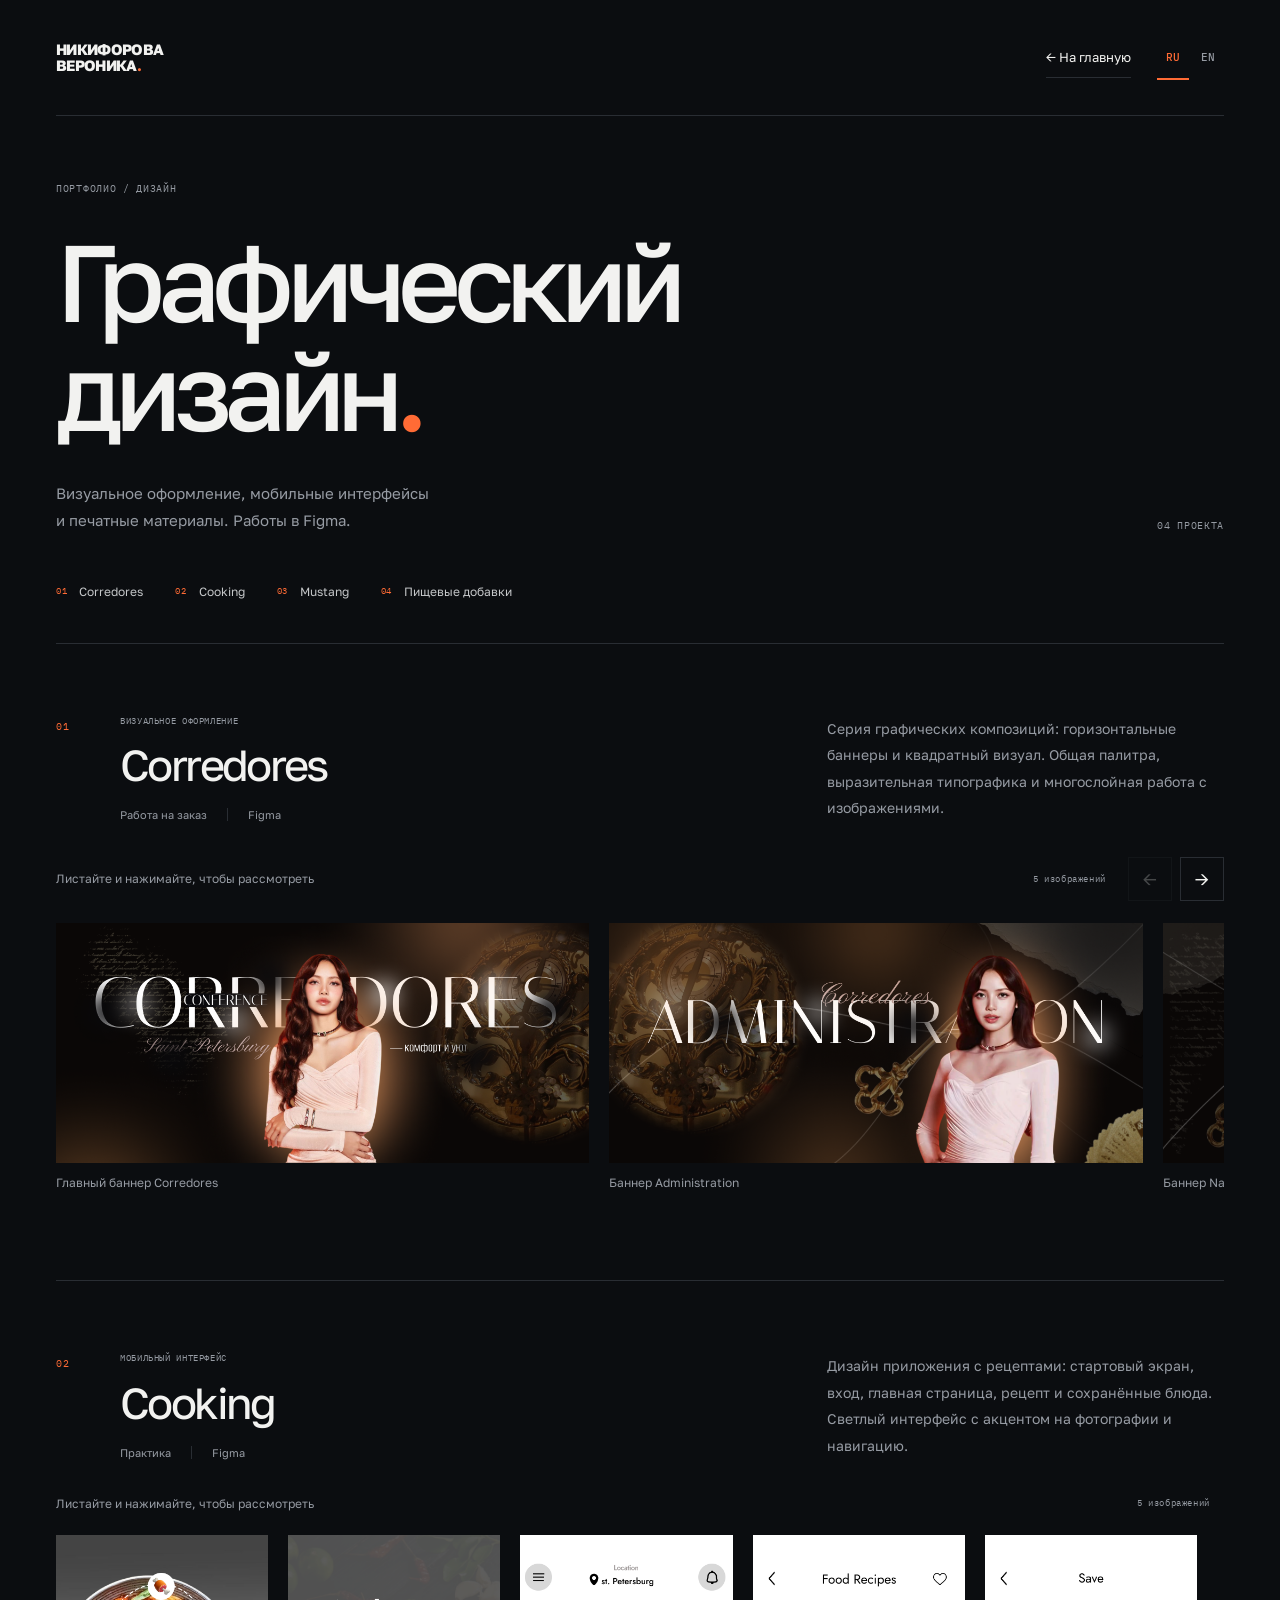
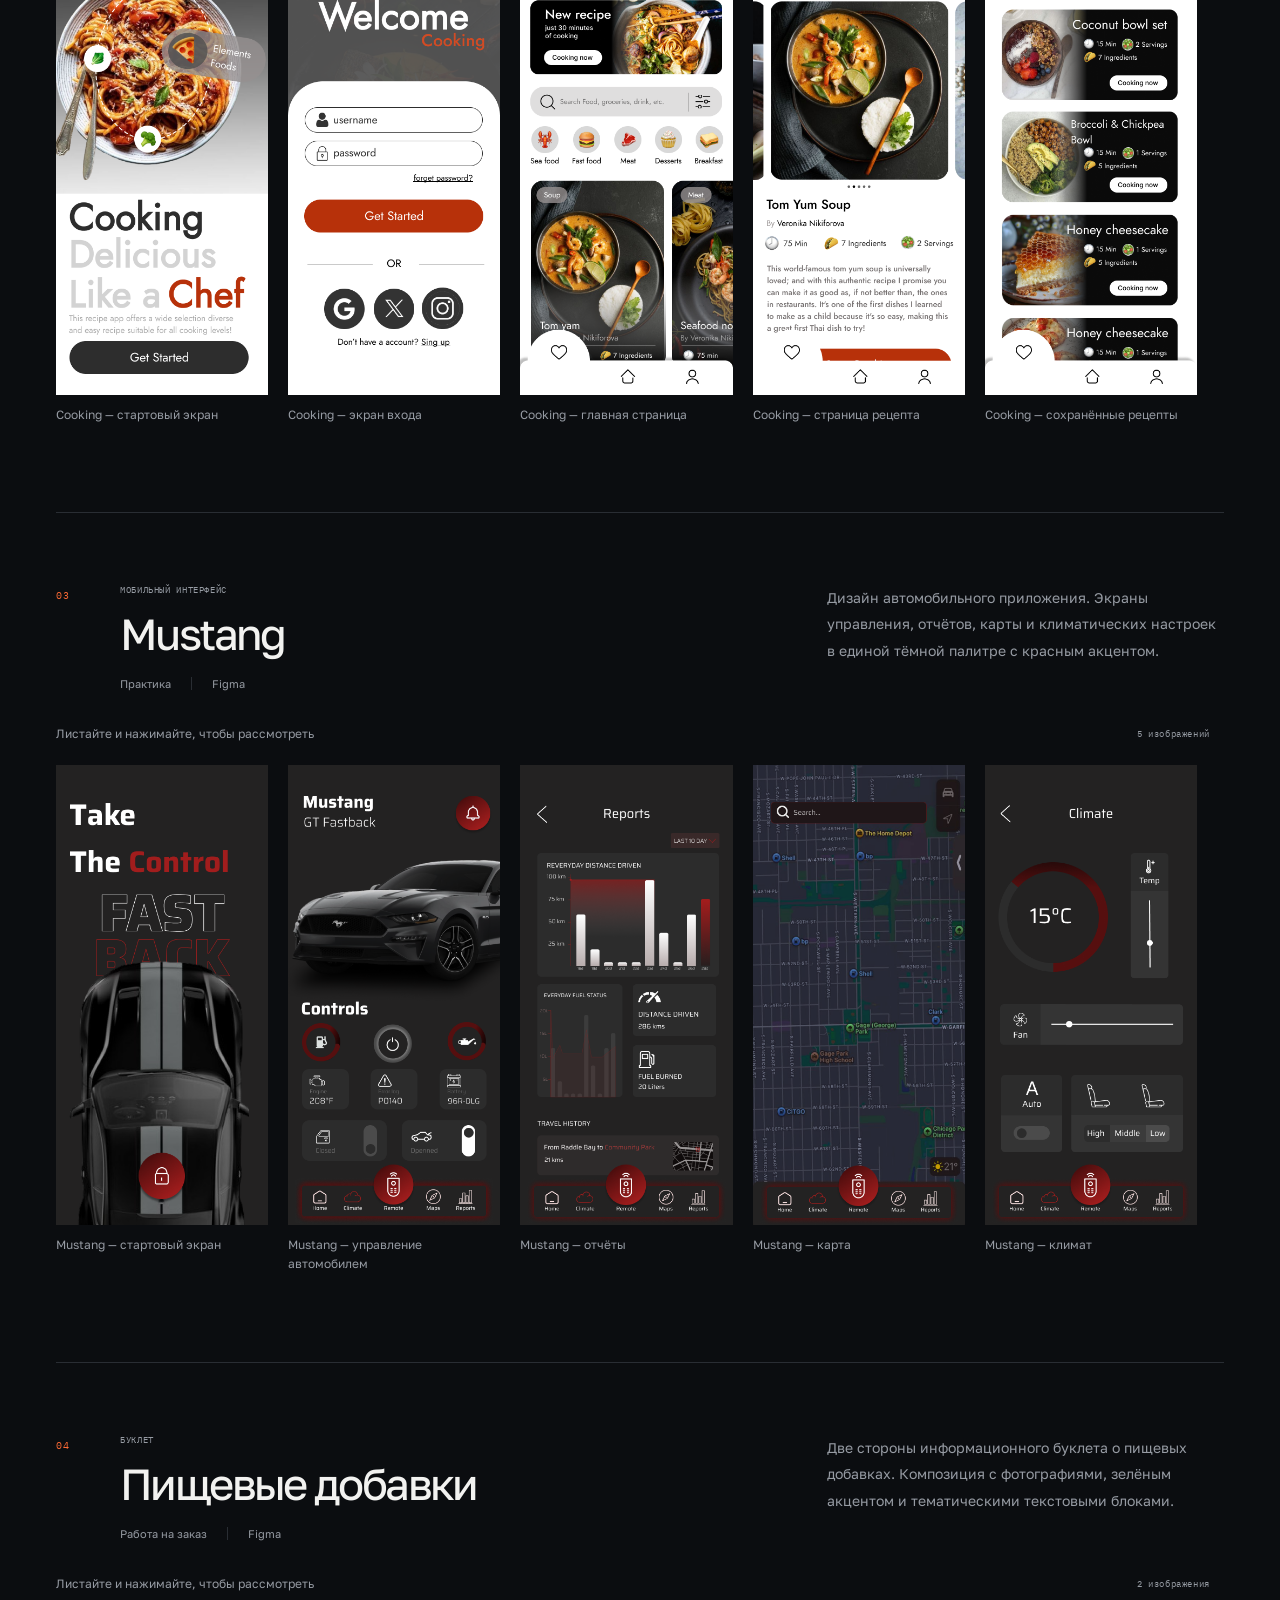
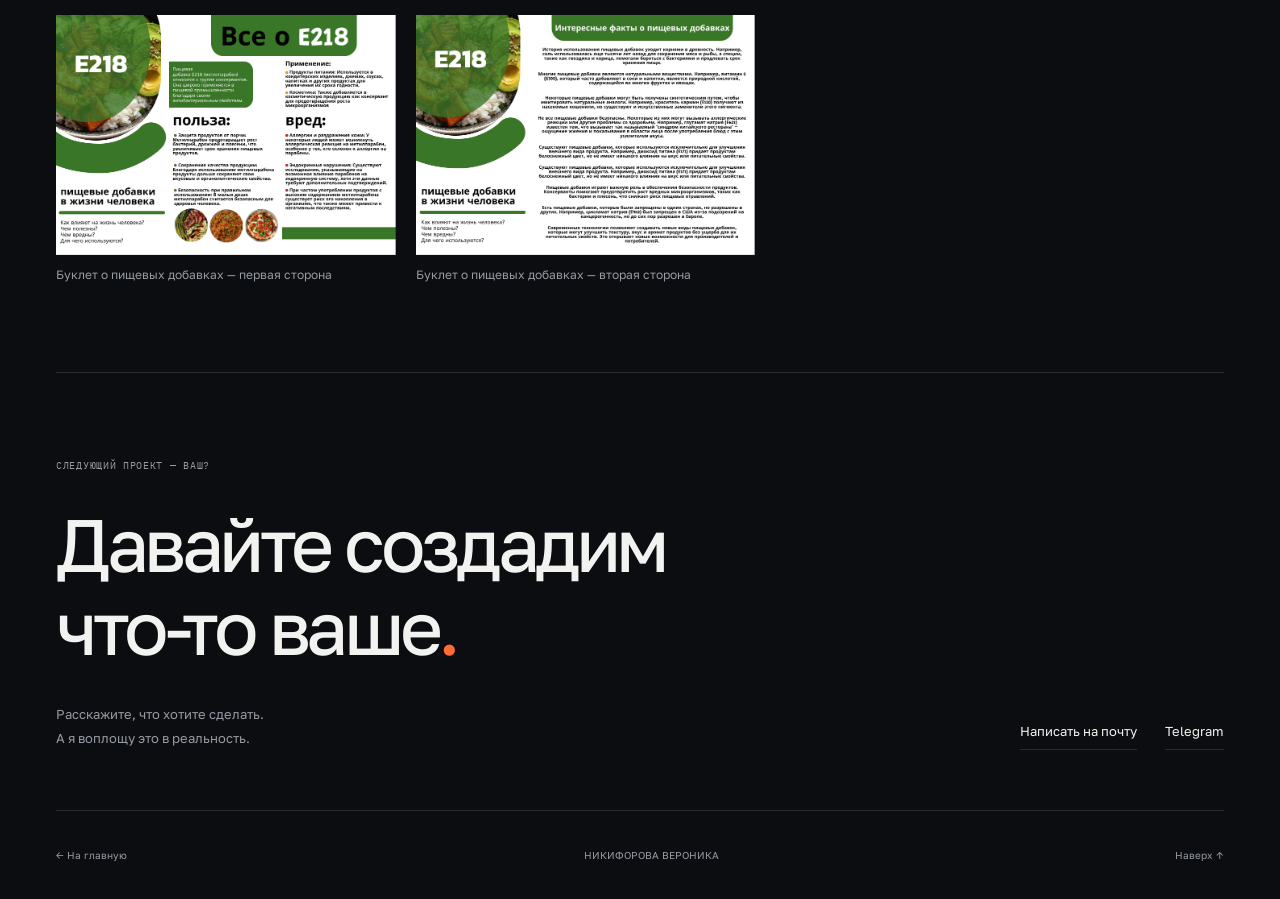
<file: portfolio/design.html>
<!doctype html>
<html lang="ru"><head><meta charset="UTF-8"><meta name="viewport" content="width=device-width, initial-scale=1"><meta name="theme-color" content="#0B0D10"><title>Графический дизайн — Никифорова Вероника</title><meta name="description" content="Работы Вероники Никифоровой: графические композиции, мобильные интерфейсы и буклет. Дизайн в Figma."><link rel="icon" href="./favicon.svg" type="image/svg+xml"><link rel="preconnect" href="https://fonts.googleapis.com"><link rel="preconnect" href="https://fonts.gstatic.com" crossorigin><link href="https://fonts.googleapis.com/css2?family=Golos+Text:wght@400;500;600;700;800&family=IBM+Plex+Mono:wght@400;500&display=swap" rel="stylesheet"><link rel="stylesheet" href="./style.css"><link rel="stylesheet" href="./design.css"><script src="./design.js" defer></script>
<link rel="canonical" href="https://1nrei.github.io/portfolio/design.html">
<meta property="og:type" content="website">
<meta property="og:locale" content="ru_RU">
<meta property="og:site_name" content="Вероника Никифорова">
<meta property="og:title" content="Графический дизайн — Никифорова Вероника">
<meta property="og:description" content="Работы Вероники Никифоровой: графические композиции, мобильные интерфейсы и буклет. Дизайн в Figma.">
<meta property="og:url" content="https://1nrei.github.io/portfolio/design.html">
<meta property="og:image" content="https://1nrei.github.io/portfolio/social-preview.png">
<meta property="og:image:width" content="1200">
<meta property="og:image:height" content="630">
<meta property="og:image:alt" content="Вероника Никифорова — дизайн и разработка">
<meta name="twitter:card" content="summary_large_image">
<link rel="alternate" hreflang="ru" href="https://1nrei.github.io/portfolio/design.html"><link rel="alternate" hreflang="en" href="https://1nrei.github.io/portfolio/design-en.html"><link rel="alternate" hreflang="x-default" href="https://1nrei.github.io/portfolio/design.html"><script src="./language.js" defer></script></head>
<body class="portfolio-page"><a class="skip-link" href="#main">Перейти к работам</a>
<header class="header wrap"><a class="wordmark" href="./index.html">НИКИФОРОВА<br> ВЕРОНИКА<span class="name-dot">.</span></a><div class="header-actions"><a class="return-link" href="./index.html#services">← На главную</a><div class="language-switch" role="group" aria-label="Язык сайта"><a href="./design.html" lang="ru" hreflang="ru" aria-current="page">RU</a><a href="./design-en.html" lang="en" hreflang="en">EN</a></div></div></header>
<main id="main" class="wrap"><div class="portfolio-intro"><p class="mono">ПОРТФОЛИО / ДИЗАЙН</p><h1>Графический<br> дизайн<span class="accent">.</span></h1><div class="intro-bottom"><p>Визуальное оформление, мобильные интерфейсы<br> и печатные материалы. Работы в Figma.</p><span class="mono">04 ПРОЕКТА</span></div><nav class="work-index" aria-label="Проекты"><a href="#corredores"><span class="mono">01</span>Corredores</a><a href="#cooking"><span class="mono">02</span>Cooking</a><a href="#mustang"><span class="mono">03</span>Mustang</a><a href="#booklet"><span class="mono">04</span>Пищевые добавки</a></nav></div>
<section class="work" id="corredores" aria-labelledby="corredores-title"><div class="work-heading"><span class="mono work-number">01</span><div class="work-title"><p class="mono work-category">Визуальное оформление</p><h2 id="corredores-title">Corredores</h2><div class="work-meta"><span>Работа на заказ</span><span>Figma</span></div></div><p class="work-description">Серия графических композиций: горизонтальные баннеры и квадратный визуал. Общая палитра, выразительная типографика и многослойная работа с изображениями.</p></div><div class="gallery-toolbar"><p>Листайте и нажимайте, чтобы рассмотреть</p><div class="gallery-controls" hidden><span class="mono">5 изображений</span><button type="button" data-gallery-direction="-1" aria-label="Corredores: прокрутить назад" aria-controls="gallery-corredores" disabled>←</button><button type="button" data-gallery-direction="1" aria-label="Corredores: прокрутить вперёд" aria-controls="gallery-corredores">→</button></div></div><div class="work-gallery banners" id="gallery-corredores" tabindex="0" role="region" aria-label="Corredores: изображения работ"><figure class="work-image image-1" style="--image-ratio:2.22222"><a href="./assets/portfolio/corredores/1.png" class="image-open" data-image-index="0" data-caption="Главный баннер Corredores" aria-label="Увеличить: Главный баннер Corredores"><img src="./assets/portfolio/corredores/1.png" width="2000" height="900" alt="Главный баннер Corredores" loading="eager" decoding="async"><span class="image-hint">Рассмотреть +</span></a><figcaption>Главный баннер Corredores</figcaption></figure><figure class="work-image image-2" style="--image-ratio:2.22222"><a href="./assets/portfolio/corredores/2.png" class="image-open" data-image-index="1" data-caption="Баннер Administration" aria-label="Увеличить: Баннер Administration"><img src="./assets/portfolio/corredores/2.png" width="2000" height="900" alt="Баннер Administration" loading="lazy" decoding="async"><span class="image-hint">Рассмотреть +</span></a><figcaption>Баннер Administration</figcaption></figure><figure class="work-image image-3" style="--image-ratio:2.22222"><a href="./assets/portfolio/corredores/3.png" class="image-open" data-image-index="2" data-caption="Баннер Navigation" aria-label="Увеличить: Баннер Navigation"><img src="./assets/portfolio/corredores/3.png" width="2000" height="900" alt="Баннер Navigation" loading="lazy" decoding="async"><span class="image-hint">Рассмотреть +</span></a><figcaption>Баннер Navigation</figcaption></figure><figure class="work-image image-4" style="--image-ratio:2.22222"><a href="./assets/portfolio/corredores/4.png" class="image-open" data-image-index="3" data-caption="Баннер Rules" aria-label="Увеличить: Баннер Rules"><img src="./assets/portfolio/corredores/4.png" width="2000" height="900" alt="Баннер Rules" loading="lazy" decoding="async"><span class="image-hint">Рассмотреть +</span></a><figcaption>Баннер Rules</figcaption></figure><figure class="work-image image-5" style="--image-ratio:1.00000"><a href="./assets/portfolio/corredores/5.png" class="image-open" data-image-index="4" data-caption="Фото профиля канала" aria-label="Увеличить: Фото профиля канала"><img src="./assets/portfolio/corredores/5.png" width="995" height="995" alt="Фото профиля канала" loading="lazy" decoding="async"><span class="image-hint">Рассмотреть +</span></a><figcaption>Фото профиля канала</figcaption></figure></div></section><section class="work" id="cooking" aria-labelledby="cooking-title"><div class="work-heading"><span class="mono work-number">02</span><div class="work-title"><p class="mono work-category">Мобильный интерфейс</p><h2 id="cooking-title">Cooking</h2><div class="work-meta"><span>Практика</span><span>Figma</span></div></div><p class="work-description">Дизайн приложения с рецептами: стартовый экран, вход, главная страница, рецепт и сохранённые блюда. Светлый интерфейс с акцентом на фотографии и навигацию.</p></div><div class="gallery-toolbar"><p>Листайте и нажимайте, чтобы рассмотреть</p><div class="gallery-controls" hidden><span class="mono">5 изображений</span><button type="button" data-gallery-direction="-1" aria-label="Cooking: прокрутить назад" aria-controls="gallery-cooking" disabled>←</button><button type="button" data-gallery-direction="1" aria-label="Cooking: прокрутить вперёд" aria-controls="gallery-cooking">→</button></div></div><div class="work-gallery phones" id="gallery-cooking" tabindex="0" role="region" aria-label="Cooking: изображения работ"><figure class="work-image image-1" style="--image-ratio:0.46127"><a href="./assets/portfolio/cooking/1.png" class="image-open" data-image-index="5" data-caption="Cooking — стартовый экран" aria-label="Увеличить: Cooking — стартовый экран"><img src="./assets/portfolio/cooking/1.png" width="393" height="852" alt="Cooking — стартовый экран" loading="lazy" decoding="async"><span class="image-hint">Рассмотреть +</span></a><figcaption>Cooking — стартовый экран</figcaption></figure><figure class="work-image image-2" style="--image-ratio:0.46127"><a href="./assets/portfolio/cooking/2.png" class="image-open" data-image-index="6" data-caption="Cooking — экран входа" aria-label="Увеличить: Cooking — экран входа"><img src="./assets/portfolio/cooking/2.png" width="393" height="852" alt="Cooking — экран входа" loading="lazy" decoding="async"><span class="image-hint">Рассмотреть +</span></a><figcaption>Cooking — экран входа</figcaption></figure><figure class="work-image image-3" style="--image-ratio:0.46127"><a href="./assets/portfolio/cooking/3.png" class="image-open" data-image-index="7" data-caption="Cooking — главная страница" aria-label="Увеличить: Cooking — главная страница"><img src="./assets/portfolio/cooking/3.png" width="393" height="852" alt="Cooking — главная страница" loading="lazy" decoding="async"><span class="image-hint">Рассмотреть +</span></a><figcaption>Cooking — главная страница</figcaption></figure><figure class="work-image image-4" style="--image-ratio:0.46127"><a href="./assets/portfolio/cooking/4.png" class="image-open" data-image-index="8" data-caption="Cooking — страница рецепта" aria-label="Увеличить: Cooking — страница рецепта"><img src="./assets/portfolio/cooking/4.png" width="393" height="852" alt="Cooking — страница рецепта" loading="lazy" decoding="async"><span class="image-hint">Рассмотреть +</span></a><figcaption>Cooking — страница рецепта</figcaption></figure><figure class="work-image image-5" style="--image-ratio:0.46127"><a href="./assets/portfolio/cooking/5.png" class="image-open" data-image-index="9" data-caption="Cooking — сохранённые рецепты" aria-label="Увеличить: Cooking — сохранённые рецепты"><img src="./assets/portfolio/cooking/5.png" width="393" height="852" alt="Cooking — сохранённые рецепты" loading="lazy" decoding="async"><span class="image-hint">Рассмотреть +</span></a><figcaption>Cooking — сохранённые рецепты</figcaption></figure></div></section><section class="work" id="mustang" aria-labelledby="mustang-title"><div class="work-heading"><span class="mono work-number">03</span><div class="work-title"><p class="mono work-category">Мобильный интерфейс</p><h2 id="mustang-title">Mustang</h2><div class="work-meta"><span>Практика</span><span>Figma</span></div></div><p class="work-description">Дизайн автомобильного приложения. Экраны управления, отчётов, карты и климатических настроек в единой тёмной палитре с красным акцентом.</p></div><div class="gallery-toolbar"><p>Листайте и нажимайте, чтобы рассмотреть</p><div class="gallery-controls" hidden><span class="mono">5 изображений</span><button type="button" data-gallery-direction="-1" aria-label="Mustang: прокрутить назад" aria-controls="gallery-mustang" disabled>←</button><button type="button" data-gallery-direction="1" aria-label="Mustang: прокрутить вперёд" aria-controls="gallery-mustang">→</button></div></div><div class="work-gallery phones five" id="gallery-mustang" tabindex="0" role="region" aria-label="Mustang: изображения работ"><figure class="work-image image-1" style="--image-ratio:0.46127"><a href="./assets/portfolio/mustang/1.png" class="image-open" data-image-index="10" data-caption="Mustang — стартовый экран" aria-label="Увеличить: Mustang — стартовый экран"><img src="./assets/portfolio/mustang/1.png" width="393" height="852" alt="Mustang — стартовый экран" loading="lazy" decoding="async"><span class="image-hint">Рассмотреть +</span></a><figcaption>Mustang — стартовый экран</figcaption></figure><figure class="work-image image-2" style="--image-ratio:0.46127"><a href="./assets/portfolio/mustang/2.png" class="image-open" data-image-index="11" data-caption="Mustang — управление автомобилем" aria-label="Увеличить: Mustang — управление автомобилем"><img src="./assets/portfolio/mustang/2.png" width="393" height="852" alt="Mustang — управление автомобилем" loading="lazy" decoding="async"><span class="image-hint">Рассмотреть +</span></a><figcaption>Mustang — управление автомобилем</figcaption></figure><figure class="work-image image-3" style="--image-ratio:0.46127"><a href="./assets/portfolio/mustang/3.png" class="image-open" data-image-index="12" data-caption="Mustang — отчёты" aria-label="Увеличить: Mustang — отчёты"><img src="./assets/portfolio/mustang/3.png" width="393" height="852" alt="Mustang — отчёты" loading="lazy" decoding="async"><span class="image-hint">Рассмотреть +</span></a><figcaption>Mustang — отчёты</figcaption></figure><figure class="work-image image-4" style="--image-ratio:0.46235"><a href="./assets/portfolio/mustang/4.png" class="image-open" data-image-index="13" data-caption="Mustang — карта" aria-label="Увеличить: Mustang — карта"><img src="./assets/portfolio/mustang/4.png" width="393" height="850" alt="Mustang — карта" loading="lazy" decoding="async"><span class="image-hint">Рассмотреть +</span></a><figcaption>Mustang — карта</figcaption></figure><figure class="work-image image-5" style="--image-ratio:0.46127"><a href="./assets/portfolio/mustang/5.png" class="image-open" data-image-index="14" data-caption="Mustang — климат" aria-label="Увеличить: Mustang — климат"><img src="./assets/portfolio/mustang/5.png" width="393" height="852" alt="Mustang — климат" loading="lazy" decoding="async"><span class="image-hint">Рассмотреть +</span></a><figcaption>Mustang — климат</figcaption></figure></div></section><section class="work" id="booklet" aria-labelledby="booklet-title"><div class="work-heading"><span class="mono work-number">04</span><div class="work-title"><p class="mono work-category">Буклет</p><h2 id="booklet-title">Пищевые добавки</h2><div class="work-meta"><span>Работа на заказ</span><span>Figma</span></div></div><p class="work-description">Две стороны информационного буклета о пищевых добавках. Композиция с фотографиями, зелёным акцентом и тематическими текстовыми блоками.</p></div><div class="gallery-toolbar"><p>Листайте и нажимайте, чтобы рассмотреть</p><div class="gallery-controls" hidden><span class="mono">2 изображения</span><button type="button" data-gallery-direction="-1" aria-label="Пищевые добавки: прокрутить назад" aria-controls="gallery-booklet" disabled>←</button><button type="button" data-gallery-direction="1" aria-label="Пищевые добавки: прокрутить вперёд" aria-controls="gallery-booklet">→</button></div></div><div class="work-gallery booklet" id="gallery-booklet" tabindex="0" role="region" aria-label="Пищевые добавки: изображения работ"><figure class="work-image image-1" style="--image-ratio:1.41513"><a href="./assets/portfolio/booklet/1.png" class="image-open" data-image-index="15" data-caption="Буклет о пищевых добавках — первая сторона" aria-label="Увеличить: Буклет о пищевых добавках — первая сторона"><img src="./assets/portfolio/booklet/1.png" width="842" height="595" alt="Буклет о пищевых добавках — первая сторона" loading="lazy" decoding="async"><span class="image-hint">Рассмотреть +</span></a><figcaption>Буклет о пищевых добавках — первая сторона</figcaption></figure><figure class="work-image image-2" style="--image-ratio:1.41513"><a href="./assets/portfolio/booklet/2.png" class="image-open" data-image-index="16" data-caption="Буклет о пищевых добавках — вторая сторона" aria-label="Увеличить: Буклет о пищевых добавках — вторая сторона"><img src="./assets/portfolio/booklet/2.png" width="842" height="595" alt="Буклет о пищевых добавках — вторая сторона" loading="lazy" decoding="async"><span class="image-hint">Рассмотреть +</span></a><figcaption>Буклет о пищевых добавках — вторая сторона</figcaption></figure></div></section>
<section class="portfolio-contact" aria-labelledby="portfolio-contact-title"><p class="mono">СЛЕДУЮЩИЙ ПРОЕКТ — ВАШ?</p><h2 id="portfolio-contact-title">Давайте создадим<br> что-то ваше<span class="accent">.</span></h2><div class="portfolio-contact-bottom"><p>Расскажите, что хотите сделать.<br> А я воплощу это в реальность.</p><div><a href="mailto:ray.nika64@gmail.com">Написать на почту</a><a href="https://t.me/qewvy" target="_blank" rel="noopener noreferrer">Telegram</a></div></div></section></main>
<footer class="footer wrap"><a href="./index.html#services">← На главную</a><span>НИКИФОРОВА ВЕРОНИКА</span><a href="#main">Наверх ↑</a></footer>
<dialog class="viewer" aria-label="Просмотр работы"><div class="viewer-bar"><p id="viewer-caption"></p><button class="viewer-close" type="button" aria-label="Закрыть просмотр">Закрыть ×</button></div><div class="viewer-stage"><img id="viewer-image" alt=""></div><div class="viewer-bottom"><button class="viewer-prev" type="button" aria-label="Предыдущее изображение">← Назад</button><span class="mono" id="viewer-count" aria-live="polite"></span><button class="viewer-next" type="button" aria-label="Следующее изображение">Далее →</button></div><p class="viewer-help">Нажмите на изображение, чтобы увеличить · Esc — закрыть</p></dialog>
</body></html>
</file>
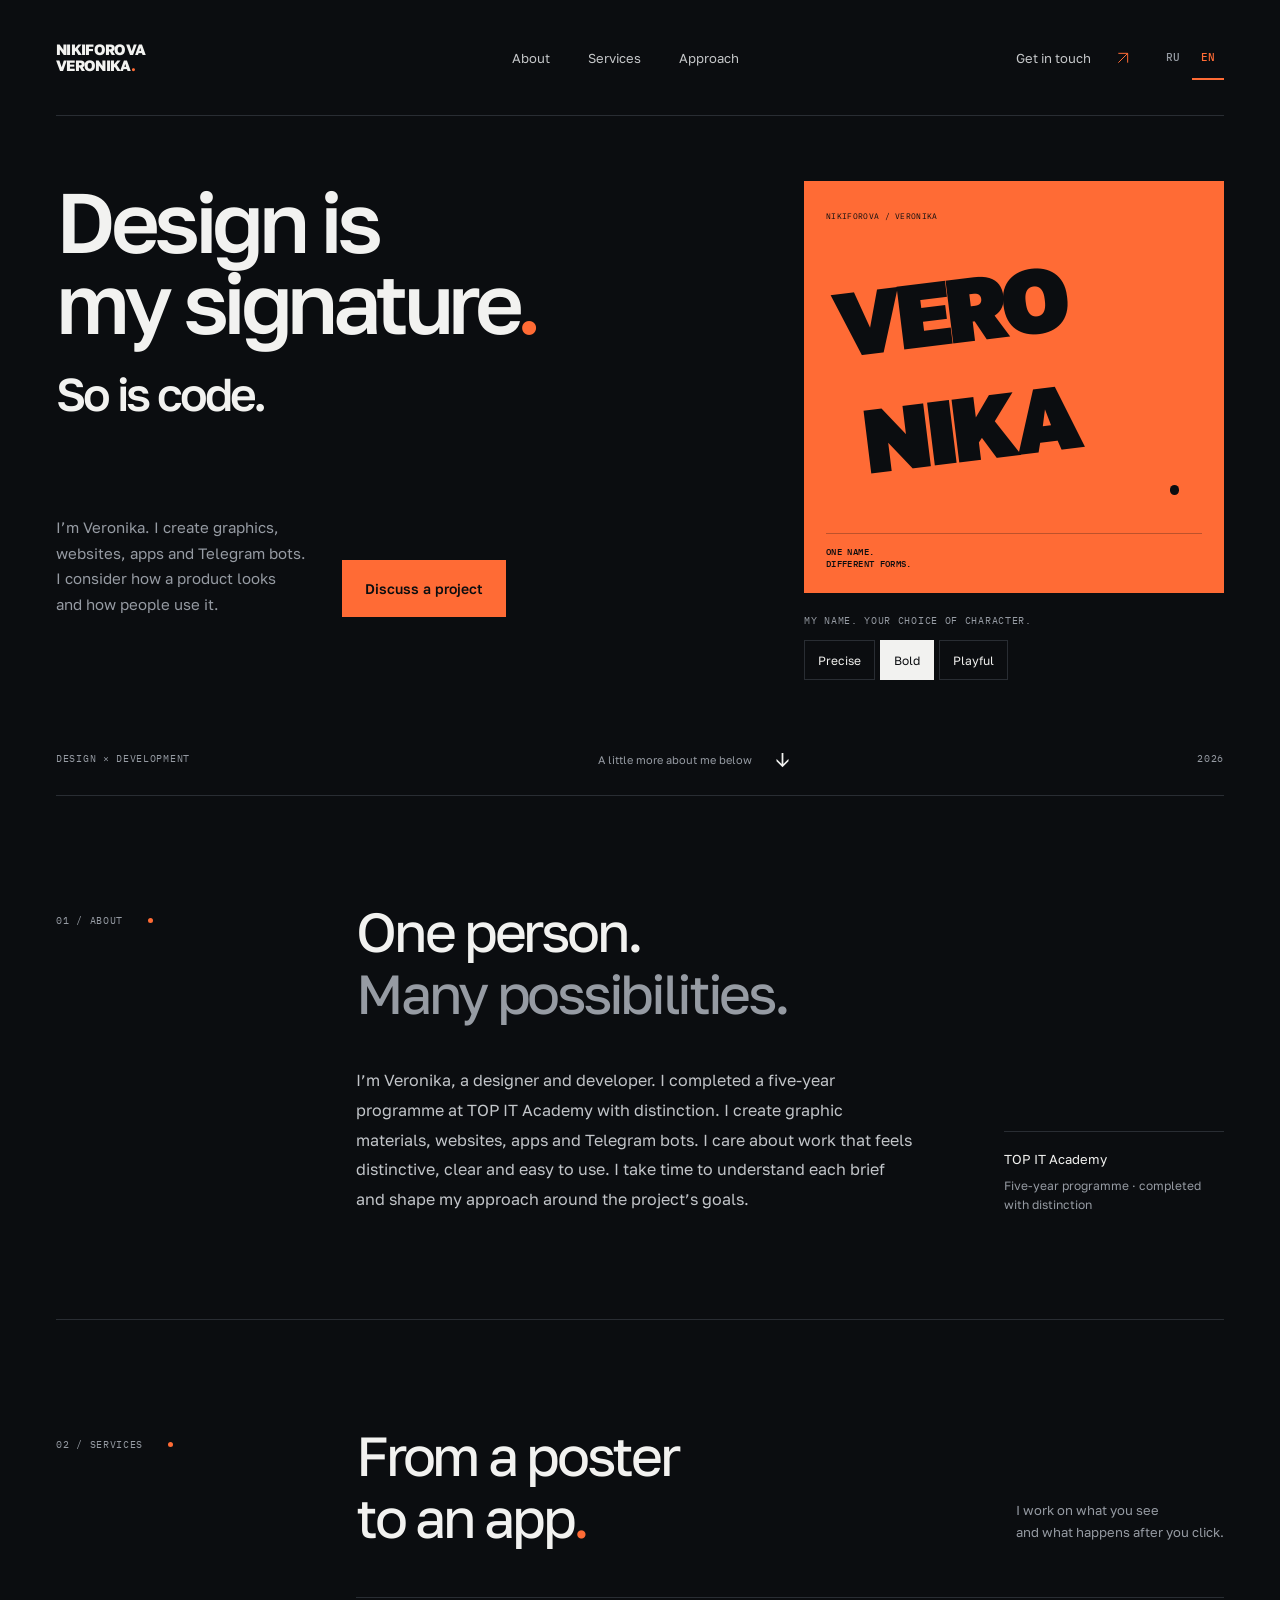
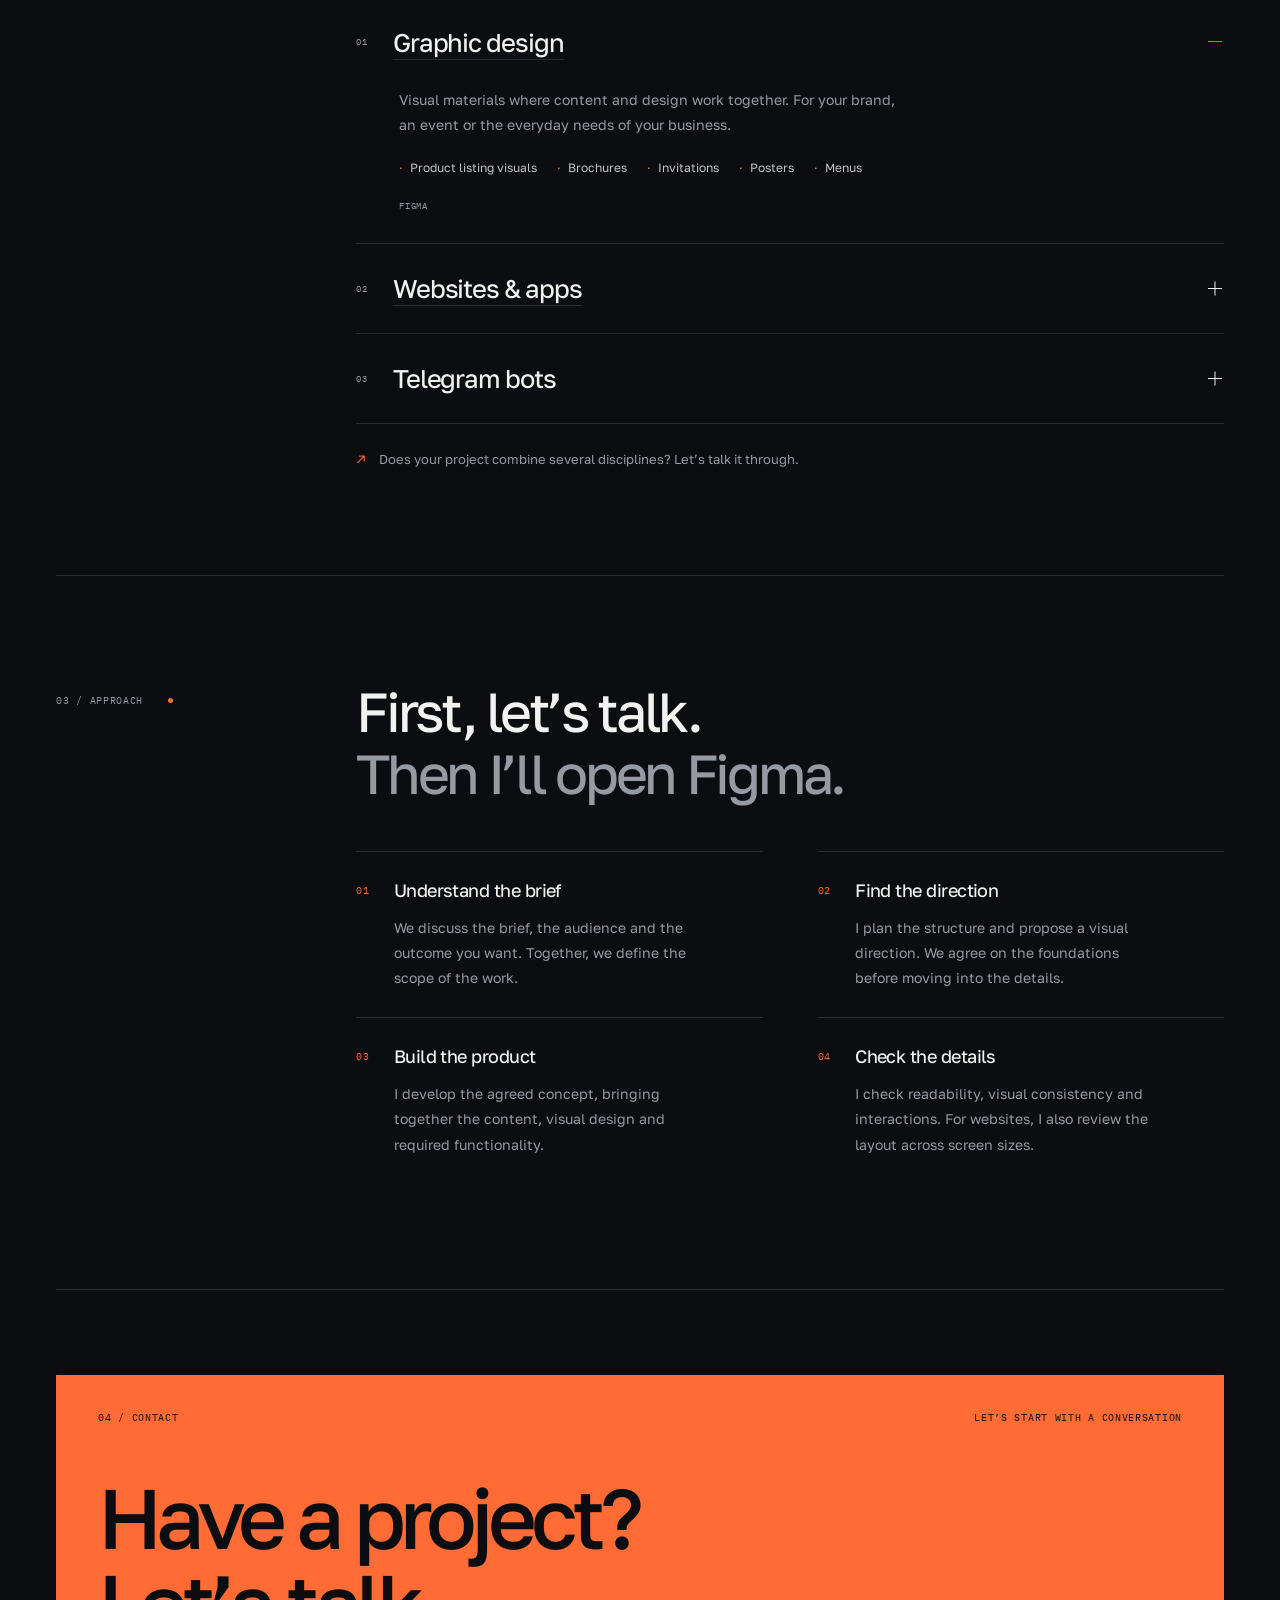
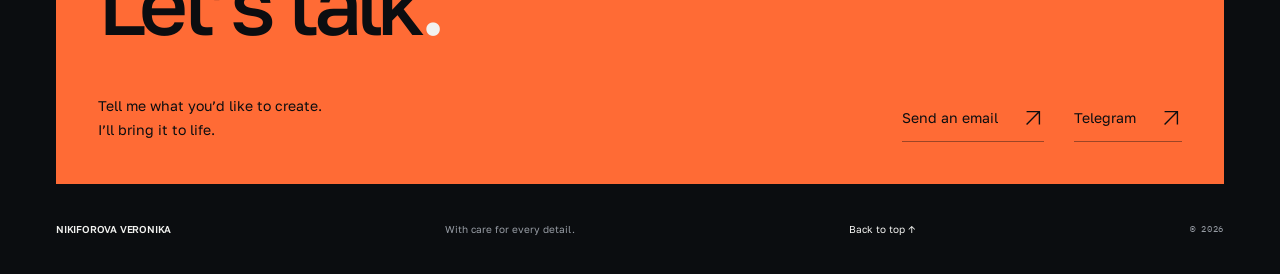
<file: portfolio/index-en.html>
<!doctype html>
<html lang="en">
<head>
  <meta charset="UTF-8">
  <meta name="viewport" content="width=device-width, initial-scale=1">
  <meta name="theme-color" content="#0B0D10">
  <meta name="description" content="Veronika Nikiforova — graphic design, websites, apps and Telegram bots. Thoughtful ideas, clear interfaces and careful execution.">
  <title>VERONIKA NIKIFOROVA — design & development</title>
  <link rel="icon" type="image/svg+xml" href="./favicon.svg">
  <link rel="preconnect" href="https://fonts.googleapis.com">
  <link rel="preconnect" href="https://fonts.gstatic.com" crossorigin>
  <link href="https://fonts.googleapis.com/css2?family=Golos+Text:wght@400;450;500;550;600;650;700;750;800;850;900&family=IBM+Plex+Mono:wght@400;500&display=swap" rel="stylesheet">
  <link rel="stylesheet" href="./style.css">
  <script src="./script.js" defer></script>

<link rel="canonical" href="https://1nrei.github.io/portfolio/index-en.html">
<meta property="og:type" content="website">
<meta property="og:locale" content="en_GB">
<meta property="og:site_name" content="Veronika Nikiforova">
<meta property="og:title" content="VERONIKA NIKIFOROVA — design & development">
<meta property="og:description" content="Veronika Nikiforova — graphic design, websites, apps and Telegram bots. Thoughtful ideas, clear interfaces and careful execution.">
<meta property="og:url" content="https://1nrei.github.io/portfolio/index-en.html">
<meta property="og:image" content="https://1nrei.github.io/portfolio/social-preview-en.png">
<meta property="og:image:width" content="1200">
<meta property="og:image:height" content="630">
<meta property="og:image:alt" content="Veronika Nikiforova — design & development">
<meta name="twitter:card" content="summary_large_image">
<link rel="alternate" hreflang="ru" href="https://1nrei.github.io/portfolio/"><link rel="alternate" hreflang="en" href="https://1nrei.github.io/portfolio/index-en.html"><link rel="alternate" hreflang="x-default" href="https://1nrei.github.io/portfolio/"><script src="./language.js" defer></script></head>
<body>
  <a class="skip-link" href="#main">Skip to content</a>
  <svg class="svg-library" aria-hidden="true" xmlns="http://www.w3.org/2000/svg"><symbol id="arrow" viewBox="0 0 24 24"><path d="M5 19 19 5M5 5h14v14" fill="none" stroke="currentColor" stroke-width="1.5"/></symbol></svg>
  <header class="header wrap">
    <a class="wordmark" href="#top" aria-label="Veronika Nikiforova — back to top">NIKIFOROVA<br> VERONIKA<span class="name-dot">.</span></a>
    <nav aria-label="Main navigation"><a href="#about">About</a><a href="#services">Services</a><a href="#approach">Approach</a></nav>
    <div class="header-actions"><a class="header-contact" href="#contact">Get in touch <svg class="arrow"><use href="#arrow"/></svg></a><div class="language-switch" role="group" aria-label="Website language"><a href="./index.html" lang="ru" hreflang="ru">RU</a><a href="./index-en.html" lang="en" hreflang="en" aria-current="page">EN</a></div></div>
  </header>
  <main id="main">
    <section id="top" class="hero wrap" aria-labelledby="hero-title">
      <div class="hero-heading"><h1 id="hero-title"><span class="line"><span>Design is</span></span><span class="line"><span>my signature<span class="accent">.</span></span><span class="line last-line"><span>So is code.</span></span></h1></div>
      <div class="hero-bottom"><p class="hero-description">I’m Veronika. I create graphics,<br> websites, apps and Telegram bots.<br class="desktop-break"> I consider how a product looks<br class="desktop-break"> and how people use it.</p><a class="button" href="#contact">Discuss a project</a></div>
      <div class="hero-playground">
        <div class="poster personal-poster" data-mode="bold" role="img" aria-label="Veronika Nikiforova’s typographic poster. Layout: Bold.">
          <span class="poster-index" aria-hidden="true">NIKIFOROVA / VERONIKA</span>
          <div class="poster-words" aria-hidden="true"><span class="poster-word word-design">VERO</span><span class="poster-word word-code">NIKA</span><span class="poster-period">.</span></div>
          <div class="poster-footer" aria-hidden="true"><span>ONE NAME.<br> DIFFERENT FORMS.</span></div>
        </div>
        <div class="playground-controls"><span class="mono playground-caption">MY NAME. YOUR CHOICE OF CHARACTER.</span><div class="modes" role="group" aria-label="Poster layout"><button type="button" data-mode="strict" aria-pressed="false">Precise</button><button type="button" data-mode="bold" aria-pressed="true">Bold</button><button type="button" data-mode="free" aria-pressed="false">Playful</button></div><span class="sr-only" role="status" id="mode-status"></span></div>
      </div>
      <div class="hero-foot"><span class="mono">DESIGN × DEVELOPMENT</span><a href="#about" class="scroll-link">A little more about me below <span aria-hidden="true">↓</span></a><span class="mono hero-year">2026</span></div>
    </section>

    <section id="about" class="section wrap about" aria-labelledby="about-title"><div class="section-label reveal"><span class="mono">01 / ABOUT</span><span class="section-dot" aria-hidden="true"></span></div><div class="section-content"><h2 id="about-title" class="reveal">One person.<br> <span class="muted">Many possibilities.</span></h2><div class="about-body reveal"><p>I’m Veronika, a designer and developer. I completed a five-year programme at TOP IT Academy with distinction. I create graphic materials, websites, apps and Telegram bots. I care about work that feels distinctive, clear and easy to use. I take time to understand each brief and shape my approach around the project’s goals.</p><div class="education"><div><span>TOP IT Academy</span><small>Five-year programme · completed with distinction</small></div></div></div></div></section>

    <section id="services" class="section wrap services" aria-labelledby="services-title"><div class="section-label reveal"><span class="mono">02 / SERVICES</span><span class="section-dot" aria-hidden="true"></span></div><div class="section-content"><div class="section-heading reveal"><h2 id="services-title">From a poster<br> to an app<span class="accent">.</span></h2><p>I work on what you see<br> and what happens after you click.</p></div><div class="service-list">
      <details class="service reveal" open><summary><span class="mono service-number">01</span><h3><a class="service-portfolio-link" href="./design-en.html">Graphic design</a></h3><span class="service-toggle" aria-hidden="true"></span></summary><div class="service-body"><p>Visual materials where content and design work together. For your brand, an event or the everyday needs of your business.</p><ul class="tags" aria-label="Graphic design formats"><li>Product listing visuals</li><li>Brochures</li><li>Invitations</li><li>Posters</li><li>Menus</li></ul><span class="mono service-tool">FIGMA</span></div></details>
      <details class="service reveal"><summary><span class="mono service-number">02</span><h3><a class="service-portfolio-link" href="./apps-en.html">Websites & apps</a></h3><span class="service-toggle" aria-hidden="true"></span></summary><div class="service-body"><p>Structure, interface design and development. We define the right format and features for your project, with attention to responsive layouts and usability.</p><ul class="tags"><li>Personal & business websites</li><li>Landing pages</li><li>Interfaces</li><li>Apps</li></ul></div></details>
      <details class="service reveal"><summary><span class="mono service-number">03</span><h3>Telegram bots</h3><span class="service-toggle" aria-hidden="true"></span></summary><div class="service-body"><p>A bot built around a specific flow: finding information, sending an enquiry or completing a sequence of steps within Telegram. We start by discussing the purpose and the features it needs.</p><ul class="tags"><li>Conversation flows</li><li>Menus and navigation</li><li>Enquiries</li></ul></div></details>
    </div><p class="service-note reveal"><span class="accent">↗</span> Does your project combine several disciplines? Let’s talk it through.</p></div></section>

    <section id="approach" class="section wrap approach" aria-labelledby="approach-title"><div class="section-label reveal"><span class="mono">03 / APPROACH</span><span class="section-dot" aria-hidden="true"></span></div><div class="section-content"><h2 id="approach-title" class="reveal">First, let’s talk.<br> <span class="muted">Then I’ll open Figma.</span></h2><div class="steps"><article class="step reveal"><span class="mono step-index">01</span><div><h3>Understand the brief</h3><p>We discuss the brief, the audience and the outcome you want. Together, we define the scope of the work.</p></div></article><article class="step reveal"><span class="mono step-index">02</span><div><h3>Find the direction</h3><p>I plan the structure and propose a visual direction. We agree on the foundations before moving into the details.</p></div></article><article class="step reveal"><span class="mono step-index">03</span><div><h3>Build the product</h3><p>I develop the agreed concept, bringing together the content, visual design and required functionality.</p></div></article><article class="step reveal"><span class="mono step-index">04</span><div><h3>Check the details</h3><p>I check readability, visual consistency and interactions. For websites, I also review the layout across screen sizes.</p></div></article></div></div></section>

    <section id="contact" class="contact wrap" aria-labelledby="contact-title"><div class="contact-top reveal"><span class="mono">04 / CONTACT</span><span class="mono">LET’S START WITH A CONVERSATION</span></div><h2 id="contact-title" class="reveal">Have a project?<br> <span>Let’s talk<span class="contact-period">.</span></span></h2><div class="contact-bottom reveal"><p>Tell me what you’d like to create.<br> I’ll bring it to life.</p><div class="contact-links"><a class="contact-link" href="mailto:ray.nika64@gmail.com">Send an email <svg class="arrow"><use href="#arrow"/></svg></a><a class="contact-link" href="https://t.me/qewvy" target="_blank" rel="noopener noreferrer">Telegram <svg class="arrow"><use href="#arrow"/></svg></a></div></div><p class="contact-notice" id="contact-notice" role="status" hidden></p></section>
  </main>
  <footer class="footer wrap"><a class="footer-name" href="#top">NIKIFOROVA VERONIKA</a><span>With care for every detail.</span><a href="#top" class="back-top">Back to top ↑</a><span class="mono">© 2026</span></footer>
</body>
</html>
</file>
<file: portfolio/style.css>
:root{color-scheme:dark;--bg:#0b0d10;--text:#f2f2f0;--muted:#969ba3;--line:#292d33;--accent:#ff6b35;--font:'Golos Text',Arial,sans-serif;--mono:'IBM Plex Mono',monospace}*{box-sizing:border-box}html{scroll-behavior:smooth;scroll-padding-top:28px}body{margin:0;background:var(--bg);color:var(--text);font-family:var(--font);-webkit-font-smoothing:antialiased}::selection{background:var(--accent);color:var(--bg)}a{color:inherit;text-decoration:none}button{font:inherit;color:inherit}button,a,summary{-webkit-tap-highlight-color:transparent}button{cursor:pointer}a:focus-visible,button:focus-visible,summary:focus-visible{outline:2px solid var(--accent);outline-offset:7px}h1,h2,h3,p{margin:0}svg{display:inline-block}.svg-library{position:absolute;width:0;height:0;overflow:hidden}.arrow{width:22px;height:22px;flex-shrink:0;transition:transform .25s}.wrap{width:min(100% - 112px,1512px);margin-inline:auto}.mono{font:400 10px/1.6 var(--mono);letter-spacing:.07em}.accent{color:var(--accent)}.muted{color:var(--muted)}.sr-only{position:absolute;width:1px;height:1px;padding:0;margin:-1px;overflow:hidden;clip:rect(0,0,0,0);white-space:nowrap;border:0}.skip-link{position:fixed;z-index:10;top:12px;left:20px;transform:translateY(-200%);background:var(--accent);color:var(--bg);padding:12px}.skip-link:focus{transform:none}.header{height:116px;display:flex;align-items:center;justify-content:space-between;border-bottom:1px solid var(--line)}.wordmark{font-size:15px;line-height:1.05;letter-spacing:-.045em;font-weight:750}.name-dot{color:var(--accent)}nav{display:flex;gap:38px;margin-left:90px}nav a,.header-contact{font-size:13px;color:#c5c7c9}nav a{position:relative;padding-block:10px}nav a:after{content:'';position:absolute;bottom:3px;left:0;width:100%;height:1px;background:var(--accent);transform:scaleX(0);transform-origin:left;transition:transform .2s}nav a:hover:after{transform:scaleX(1)}.header-contact{display:flex;align-items:center;gap:24px}.header-contact .arrow{width:16px;height:16px;color:var(--accent)}.header-contact:hover .arrow{transform:translate(3px,-3px)}.hero{padding-top:65px;display:grid;grid-template-columns:1fr minmax(290px,36%);column-gap:50px;position:relative}.hero-heading{grid-column:1;grid-row:1}h1{font-size:clamp(70px,7.5vw,122px);font-weight:550;letter-spacing:-.078em;line-height:.96}.line{display:block;overflow:hidden;padding:0 .05em .1em 0;margin-bottom:-.1em}.line>span{display:block;animation:headline-in .85s cubic-bezier(.2,.65,.2,1) both}.line:nth-child(2)>span{animation-delay:.12s}.last-line{margin-top:24px;padding-bottom:.2em;margin-bottom:-.2em}.last-line>span{font-size:clamp(36px,3.6vw,58px);letter-spacing:-.065em;line-height:1.15;animation-delay:.24s}.hero-bottom{grid-column:1;grid-row:2;padding-top:32px;display:flex;align-items:flex-end;gap:36px;animation:fade-in .9s .3s both}.hero-description{font-size:14px;line-height:1.7;color:var(--muted);max-width:310px}.button{display:inline-flex;align-items:center;justify-content:space-between;gap:34px;background:var(--accent);color:var(--bg);font-size:13px;font-weight:550;white-space:nowrap;padding:20px 23px;transition:background .2s,transform .2s}.button:hover{background:#ff885c;transform:translateY(-3px)}.button:hover .arrow{transform:translate(3px,-3px)}.hero-playground{grid-column:2;grid-row:1 / 3;align-self:start;animation:poster-in 1s .15s cubic-bezier(.2,.65,.2,1) both}.poster{position:relative;width:100%;aspect-ratio:1/.98;background:var(--accent);color:var(--bg);overflow:hidden;padding:22px;container-type:inline-size}.poster-index{font:400 10px var(--mono);letter-spacing:.02em}.poster-words{position:absolute;inset:22% 5% 19%;font-weight:850;line-height:.85;letter-spacing:-.08em}.poster-word,.poster-amp,.poster-period{position:absolute;transition:transform .65s cubic-bezier(.2,.65,.2,1),top .65s,left .65s,font-weight .65s,font-size .65s,letter-spacing .65s}.word-design{font-size:24cqw;top:0;left:0;transform:rotate(-7deg)}.word-code{font-size:40cqw;top:43%;left:14%;transform:rotate(-7deg)}.poster-amp{font-size:18cqw;top:32%;left:0;transform:rotate(-7deg);font-weight:450}.poster-period{font-size:39cqw;top:40%;left:83%;transform:rotate(-7deg)}.poster-footer{position:absolute;bottom:22px;left:22px;right:22px;display:flex;align-items:flex-end;justify-content:space-between}.poster-footer span{font:500 9px/1.4 var(--mono);letter-spacing:.04em}.poster-arrow{width:44px;height:44px}.poster[data-mode=strict] .poster-words{font-weight:550}.poster[data-mode=strict] .word-design{font-size:21cqw;top:1%;left:0;transform:none;letter-spacing:-.06em}.poster[data-mode=strict] .word-code{font-size:32cqw;top:55%;left:25%;transform:none}.poster[data-mode=strict] .poster-amp{font-size:20cqw;top:58%;left:0;transform:none}.poster[data-mode=strict] .poster-period{font-size:32cqw;top:55%;left:81%;transform:none}.poster[data-mode=free] .word-design{font-size:21cqw;top:10%;left:0;transform:rotate(-16deg)}.poster[data-mode=free] .word-code{font-size:36cqw;top:51%;left:24%;transform:rotate(11deg)}.poster[data-mode=free] .poster-amp{font-size:23cqw;top:48%;left:0;transform:rotate(-18deg)}.poster[data-mode=free] .poster-period{font-size:36cqw;top:38%;left:83%;transform:rotate(11deg)}.playground-controls{margin-top:20px}.playground-caption{font-size:8px;color:var(--muted);display:block;margin-bottom:11px}.modes{display:flex;gap:5px}.modes button{background:transparent;border:1px solid var(--line);padding:9px 13px;font-size:11px;transition:border-color .2s,color .2s,background .2s}.modes button:hover{border-color:var(--muted)}.modes button[aria-pressed=true]{background:var(--text);border-color:var(--text);color:var(--bg)}.hero-foot{grid-column:1/-1;display:flex;align-items:center;justify-content:space-between;border-bottom:1px solid var(--line);margin-top:67px;padding-bottom:24px;color:var(--muted)}.scroll-link{font-size:11px;display:flex;align-items:center;gap:23px}.scroll-link span{color:var(--text);font-size:20px;transition:transform .2s}.scroll-link:hover span{transform:translateY(4px)}.section{display:grid;grid-template-columns:24% 1fr;gap:20px;padding-block:105px;border-bottom:1px solid var(--line)}.section-label{display:flex;align-items:flex-start;gap:25px;padding-top:12px;color:var(--muted)}.section-dot{width:5px;height:5px;background:var(--accent);margin-top:5px;border-radius:50%}h2{font-size:clamp(35px,4.3vw,68px);font-weight:450;line-height:1.12;letter-spacing:-.06em}.about-body{margin-top:42px;display:grid;grid-template-columns:1fr 220px;gap:50px}.about-body>p{font-size:16px;line-height:1.85;max-width:560px;color:#c2c5c9}.education{border-top:1px solid var(--line);padding-top:18px;align-self:end;display:flex;gap:14px}.education-mark{font-size:30px;line-height:.9;color:var(--accent)}.education div>span{font-size:13px;display:block;line-height:1.5}.education small{font-size:10px;color:var(--muted);line-height:1.6;display:block;margin-top:6px}.section-heading{display:flex;justify-content:space-between;align-items:flex-end;gap:30px}.section-heading>p{font-size:13px;line-height:1.7;color:var(--muted);padding-bottom:5px}.service-list{margin-top:48px}.service{border-top:1px solid var(--line)}.service:last-child{border-bottom:1px solid var(--line)}.service summary{display:flex;align-items:center;gap:25px;padding-block:29px;cursor:pointer;list-style:none}.service summary::-webkit-details-marker{display:none}.service-number{color:var(--muted);font-size:9px}.service h3{font-size:clamp(19px,2vw,29px);font-weight:450;letter-spacing:-.04em}.service-toggle{position:relative;margin-left:auto;width:18px;height:18px}.service-toggle:before,.service-toggle:after{content:'';position:absolute;background:var(--text);width:14px;height:1px;left:2px;top:8px;transition:transform .2s,background .2s}.service-toggle:after{transform:rotate(90deg)}.service[open] .service-toggle:after{transform:rotate(0)}.service[open] .service-toggle:before,.service[open] .service-toggle:after{background:var(--accent)}.service summary:hover h3{color:var(--accent)}.service-body{padding:0 40px 30px 43px;position:relative}.service-body>p{font-size:13px;line-height:1.8;color:var(--muted);max-width:510px}.tags{list-style:none;display:flex;flex-wrap:wrap;gap:8px 20px;padding:0;margin:23px 0 0}.tags li{font-size:10px;color:#c4c6ca}.tags li:before{content:'·';margin-right:7px;color:var(--accent)}.service-tool{display:block;margin-top:24px;font-size:9px;color:var(--muted)}.service-note{font-size:11px;color:var(--muted);margin-top:24px}.service-note span{margin-right:10px}.steps{display:grid;grid-template-columns:1fr 1fr;gap:0 55px;margin-top:46px}.step{display:flex;gap:24px;padding-block:27px;border-top:1px solid var(--line)}.step-index{color:var(--accent);font-size:10px;padding-top:4px}.step h3{font-size:18px;font-weight:450;letter-spacing:-.03em;margin-bottom:14px}.step p{font-size:12px;line-height:1.85;color:var(--muted);max-width:300px}.contact{margin-top:85px;background:var(--accent);color:var(--bg);padding:35px 42px 42px;position:relative}.contact-top{display:flex;justify-content:space-between;margin-bottom:48px}.contact h2{font-size:clamp(43px,6.6vw,106px);font-weight:500;letter-spacing:-.07em;line-height:1.02}.contact h2>span{color:var(--bg)}.contact-period{color:var(--text)}.contact-bottom{display:flex;justify-content:space-between;align-items:flex-end;gap:30px;margin-top:48px}.contact-bottom>p{font-size:13px;line-height:1.7}.contact-links{display:flex;gap:30px}.contact-link{border:0;border-bottom:1px solid #0b0d1066;display:flex;align-items:center;justify-content:space-between;gap:24px;padding:12px 0;background:none;font-size:13px;color:var(--bg)}.contact-link:hover .arrow{transform:translate(3px,-3px)}.contact-link:focus-visible{outline-color:var(--bg)}.contact-notice{font-size:12px;line-height:1.7;margin-top:24px;border-top:1px solid #0b0d1044;padding-top:15px}.footer{display:flex;justify-content:space-between;gap:20px;align-items:center;padding-block:38px;color:var(--muted);font-size:10px}.footer-name{color:var(--text);font-weight:550;font-size:10px;letter-spacing:-.02em}.back-top{color:var(--text)}.footer .mono{font-size:9px}.js .reveal{opacity:0;transform:translateY(20px);transition:opacity .65s ease,transform .65s cubic-bezier(.2,.65,.2,1)}.js .reveal.is-visible{opacity:1;transform:none}@keyframes headline-in{from{transform:translateY(115%)}to{transform:translateY(0)}}@keyframes fade-in{from{opacity:0;transform:translateY(12px)}to{opacity:1;transform:none}}@keyframes poster-in{from{opacity:0;transform:translateY(18px) rotate(2deg)}to{opacity:1;transform:none}}
@media(min-width:1600px){.hero{padding-top:80px}.hero-bottom{gap:65px}.hero-foot{margin-top:80px}}@media(max-width:1150px){.wrap{width:calc(100% - 72px)}.hero{gap:24px;grid-template-columns:1fr 35%;padding-top:50px}.hero-bottom{align-items:flex-start;flex-direction:column;gap:23px;padding-top:24px}.hero-description{font-size:13px}.desktop-break{display:none}.hero-description{max-width:290px}.hero-foot{margin-top:45px}.about-body{grid-template-columns:1fr;gap:30px}.education{max-width:260px}.section{grid-template-columns:21% 1fr;padding-block:80px}.section-label{gap:12px}.section-label .mono{font-size:9px}.section-heading>p{max-width:200px}.contact-links{gap:22px}.contact{padding:30px}.contact-bottom{gap:20px}.contact-link{gap:15px;font-size:12px}.steps{gap:0 30px}nav{margin-left:0;gap:25px}}
@media(max-width:760px){.wrap{width:calc(100% - 40px)}.header{height:88px}.wordmark{font-size:13px}.header nav{display:none}.header-contact{font-size:12px;gap:15px}.hero{padding-top:37px;grid-template-columns:1fr;gap:0}.hero-heading{grid-column:1;grid-row:1}h1{font-size:clamp(62px,13vw,97px);letter-spacing:-.075em}.last-line{margin-top:17px}.last-line>span{font-size:clamp(29px,6.5vw,46px)}.hero-bottom{grid-column:1;grid-row:2;padding-top:25px;flex-direction:row;justify-content:space-between;align-items:flex-end;gap:20px}.hero-description{font-size:12px;line-height:1.7;max-width:240px}.button{font-size:11px;padding:16px;gap:16px}.button .arrow{width:18px;height:18px}.hero-playground{grid-column:1;grid-row:3;margin-top:42px;display:grid;grid-template-columns:1fr minmax(100px,29%);gap:20px;align-items:end}.poster{aspect-ratio:1/.95;max-width:400px}.playground-controls{margin:0}.playground-caption{font-size:8px;line-height:1.9;margin-bottom:16px;max-width:120px}.modes{flex-direction:column;align-items:stretch;gap:7px}.modes button{padding:12px 8px;font-size:10px}.hero-foot{grid-column:1;grid-row:4;margin-top:28px;padding-bottom:21px}.hero-foot .mono{font-size:8px}.scroll-link{font-size:9px;gap:10px}.hero-year{display:none}.section{display:block;padding-block:57px}.section-label{padding-top:0;margin-bottom:30px;justify-content:space-between}.section-label .mono{font-size:9px}h2{font-size:clamp(33px,7.4vw,53px);letter-spacing:-.055em}.about-body{margin-top:27px;gap:28px}.about-body>p{font-size:14px;line-height:1.85}.education small{font-size:10px}.section-heading{display:block}.section-heading>p{margin-top:22px;font-size:12px;max-width:none}.section-heading>p br{display:none}.service-list{margin-top:30px}.service summary{padding-block:25px;gap:17px}.service h3{font-size:21px}.service-body{padding-left:30px;padding-right:8px}.service-body>p{font-size:12px}.tags{gap:10px 16px}.service-note{font-size:10px;line-height:1.7}.steps{margin-top:30px;gap:0 22px}.step{gap:14px;padding-block:24px}.step h3{font-size:16px;line-height:1.3}.step p{font-size:11px}.step-index{font-size:9px}.contact{margin-top:45px;padding:24px 23px 28px}.contact-top{margin-bottom:36px;gap:20px}.contact-top .mono{font-size:8px}.contact-top .mono:last-child{max-width:110px;text-align:right}.contact h2{font-size:clamp(36px,7.6vw,58px);line-height:1.12}.contact-bottom{display:block;margin-top:28px}.contact-bottom>p{font-size:12px}.contact-links{margin-top:28px;justify-content:space-between;gap:20px}.contact-link{font-size:11px;gap:15px}.contact-link .arrow{width:18px;height:18px}.footer{padding-block:28px;display:grid;grid-template-columns:1fr auto;gap:20px;font-size:9px}.footer-name{font-size:9px}.footer>span:not(.mono){grid-row:2}.footer .back-top{grid-column:2;grid-row:1}.footer .mono{grid-column:2;grid-row:2;font-size:8px}}
@media(max-width:420px){.hero-bottom{display:block}.hero-description{max-width:290px}.hero-description br{display:none}.hero-bottom .button{margin-top:22px;min-width:190px;justify-content:space-between}.hero-playground{margin-top:34px;grid-template-columns:1fr 96px;gap:16px}.poster{padding:14px}.poster-footer{left:14px;right:14px;bottom:14px}.poster-index{font-size:8px}.poster-footer span{font-size:7px}.poster-arrow{width:28px;height:28px}.steps{grid-template-columns:1fr}.step{gap:25px}.step p{font-size:12px;max-width:none}.hero-foot .scroll-link{max-width:140px;line-height:1.5}.contact-links{display:block}.contact-link{width:100%;font-size:13px;padding-block:16px}.contact h2{font-size:9vw}.contact{padding-inline:20px}}
.poster .word-design{font-size:19cqw;left:1%;top:6%;transform-origin:center}
.poster .word-code{font-size:32cqw;top:49%;left:15%}
.poster .poster-amp{font-size:12cqw;line-height:1;letter-spacing:0;top:54%;left:1%;transform:rotate(-7deg)}
/* A geometric full stop remains visible independently of font metrics. */
.poster .poster-period{font-size:0;width:2cqw;height:2cqw;border-radius:50%;background:currentColor;left:98%;top:94%;transform:none}
.poster[data-mode=strict] .word-design{font-size:18cqw;top:7%}
.poster[data-mode=strict] .word-code{font-size:28cqw;top:57%}
.poster[data-mode=strict] .poster-amp{font-size:12cqw;top:67%;left:1%;transform:none}
.poster[data-mode=strict] .poster-period{font-size:0;top:92%;left:87%;transform:none}
.poster[data-mode=free] .word-design{font-size:18cqw;top:13%;left:0}
.poster[data-mode=free] .word-code{font-size:29cqw;top:54%;left:25%}
.poster[data-mode=free] .poster-amp{font-size:12cqw;top:70%;left:1%;transform:rotate(-18deg)}
.poster[data-mode=free] .poster-period{font-size:0;top:101%;left:95%;transform:none}
/* The name is the artwork: each mode shares a readable two-line signature. */
.personal-poster .poster-words{inset:22% 7% 21%;letter-spacing:-.065em}
.poster.personal-poster .word-design{font-size:24cqw;top:0;left:0;transform:rotate(-7deg);font-weight:850;letter-spacing:-.065em}
.poster.personal-poster .word-code{font-size:24cqw;top:50%;left:8%;transform:rotate(-7deg);font-weight:850;letter-spacing:-.065em}
.poster.personal-poster .poster-period{width:2.5cqw;height:2.5cqw;left:93%;top:91%}
.poster.personal-poster[data-mode=strict] .word-design{font-size:22cqw;top:0;left:0;transform:none;font-weight:550}
.poster.personal-poster[data-mode=strict] .word-code{font-size:22cqw;top:50%;left:0;transform:none;font-weight:550}
.poster.personal-poster[data-mode=strict] .poster-period{left:84%;top:90%}
.poster.personal-poster[data-mode=free] .word-design{font-size:23cqw;top:0;left:0;transform:rotate(-13deg)}
.poster.personal-poster[data-mode=free] .word-code{font-size:23cqw;top:55%;left:8%;transform:rotate(8deg)}
.poster.personal-poster[data-mode=free] .poster-period{left:96%;top:101%}
.personal-poster .poster-index{font-size:8px;letter-spacing:.04em}
.personal-poster .poster-footer{padding-top:12px;border-top:1px solid #0b0d1044}
@media(max-width:420px){.personal-poster .poster-index{font-size:6px}.personal-poster .poster-footer{padding-top:7px}}
.service-portfolio-link{text-decoration:underline;text-decoration-color:var(--line);text-underline-offset:7px;text-decoration-thickness:1px;transition:text-decoration-color .2s}
.service-portfolio-link:hover{color:var(--accent);text-decoration-color:var(--accent)}
/* Keep navigation available and anchor targets clear of the header. */
html{scroll-padding-top:140px}
.header{position:sticky;top:0;z-index:5;background:var(--bg);isolation:isolate}
.header::before{content:'';position:absolute;inset:0 auto 0 50%;width:100vw;transform:translateX(-50%);background:var(--bg);z-index:-1;pointer-events:none}
@media(max-width:760px){html{scroll-padding-top:112px}}
.header-actions{display:flex;align-items:center;gap:26px;min-width:0}
.language-switch{display:flex;align-items:center;gap:3px;flex-shrink:0}
.language-switch a{display:flex;align-items:center;justify-content:center;min-width:32px;min-height:44px;font:500 11px var(--mono);color:var(--muted);border-bottom:2px solid transparent;transition:color .2s,border-color .2s}
.language-switch a[aria-current="page"]{color:var(--accent);border-bottom-color:var(--accent)}
.language-switch a:hover{color:var(--text)}
html[lang="en"] .hero h1{font-size:clamp(56px,6.6vw,106px);letter-spacing:-.065em}
@media(max-width:760px){.header-actions{grid-column:2;grid-row:1;gap:12px}.language-switch a{min-width:28px;font-size:10px}html[lang="en"] .hero h1{font-size:clamp(36px,9.8vw,70px)}.portfolio-page .header-actions{gap:12px}}
/* Keep text and controls readable at real device sizes. */
.hero-bottom{align-self:start}
.hero-description{font-size:15px}
.button{min-height:48px;font-size:14px}
.playground-caption{font-size:10px;line-height:1.6}
.modes button{min-height:40px;font-size:12px}
.service-body>p,.step p{font-size:14px;line-height:1.8}
.service-note{font-size:13px;line-height:1.7}
.education small{font-size:12px}
.tags li{font-size:12px}
.contact-bottom>p,.contact-link{font-size:14px}
.header-contact{min-height:44px}
@media(max-width:760px){
 html{scroll-padding-top:140px}
 .header{height:116px;display:grid;grid-template-columns:1fr auto;grid-template-rows:72px 44px;align-items:center}
 .header nav{display:flex;grid-column:1/-1;grid-row:2;justify-content:space-between;gap:14px;margin:0;align-self:stretch}
 .header nav a{display:flex;align-items:center;font-size:12px;padding:0}
 .header-contact{grid-column:2;grid-row:1}
 .hero-description{font-size:14px;line-height:1.8}
 .hero-playground{grid-template-columns:minmax(0,1fr);gap:18px;max-width:400px}
 .poster{max-width:none}
 .playground-controls{width:100%}
 .playground-caption{max-width:none;font-size:9px;margin-bottom:10px}
 .modes{flex-direction:row;gap:8px}
 .modes button{flex:1;min-height:44px;font-size:12px;padding:10px 8px}
 .personal-poster .poster-index{font-size:9px}
 .personal-poster .poster-footer span{font-size:9px}
 .step h3{font-size:18px}
 .service-body>p,.step p,.section-heading>p{font-size:14px}
 .service-note{font-size:12px}
 .contact-bottom>p,.contact-link{font-size:14px}
 .contact-link{min-height:48px}
 .footer{font-size:11px}
 .footer-name{font-size:10px}
}
@media(min-width:421px) and (max-width:600px){.hero-bottom{flex-direction:column;align-items:flex-start;gap:20px}.hero-description{max-width:360px}}
@media(prefers-reduced-motion:reduce){html{scroll-behavior:auto}*,*:before,*:after{animation:none!important;transition:none!important}.js .reveal{opacity:1;transform:none}}
</file>
<file: portfolio/design.css>
.portfolio-intro{padding-top:65px;border-bottom:1px solid var(--line);padding-bottom:34px}.portfolio-intro>.mono{color:var(--muted);margin-bottom:30px}.portfolio-intro h1{font-size:clamp(54px,8.5vw,130px);font-weight:500;line-height:1;letter-spacing:-.07em}.intro-bottom{display:flex;justify-content:space-between;align-items:flex-end;gap:25px;margin-top:35px}.intro-bottom>p{color:var(--muted);font-size:15px;line-height:1.8}.intro-bottom>.mono{color:var(--muted)}.return-link{font-size:13px;padding:12px 0;border-bottom:1px solid var(--line);transition:color .2s,border-color .2s}.return-link:hover{color:var(--accent);border-color:var(--accent)}.work-index{display:flex;flex-wrap:wrap;margin:40px 0 0;gap:15px 32px}.work-index a{font-size:12px;display:flex;gap:12px;align-items:center}.work-index .mono{color:var(--accent);font-size:9px}.work{padding-block:70px;border-bottom:1px solid var(--line)}.work-heading{display:grid;grid-template-columns:40px 1fr minmax(240px,34%);gap:24px;align-items:start;margin-bottom:35px}.work-number{color:var(--accent);padding-top:5px}.work-category{color:var(--muted);text-transform:uppercase;font-size:9px;margin-bottom:12px}.work-title h2{font-size:clamp(28px,3.4vw,49px);font-weight:450;line-height:1.15}.work-meta{display:flex;gap:20px;color:var(--muted);font-size:11px;margin-top:18px}.work-meta span+span{border-left:1px solid var(--line);padding-left:20px}.work-description{font-size:13px;line-height:1.9;color:var(--muted);padding-top:2px}.work-gallery{display:grid;gap:24px}.work-image{margin:0;min-width:0}.work-image img{display:block;width:100%;height:auto;transition:opacity .2s}.image-open{display:block;position:relative;background:#181b20;cursor:zoom-in;overflow:hidden}.image-hint{position:absolute;right:12px;bottom:12px;font-size:11px;color:var(--bg);background:var(--text);padding:9px 12px;opacity:0;transform:translateY(4px);transition:opacity .2s,transform .2s}.image-open:hover .image-hint,.image-open:focus-visible .image-hint{opacity:1;transform:none}.work-image figcaption{font-size:10px;line-height:1.5;color:var(--muted);margin-top:10px}.banners{grid-template-columns:1fr 1fr}.banners .image-1{grid-column:1/-1}.banners .image-5{width:70%;justify-self:center;align-self:center}.phones{grid-template-columns:repeat(3,minmax(0,1fr));gap:32px;background:#15181d;padding:48px max(32px,10%)}.phones.five{grid-template-columns:repeat(5,minmax(0,1fr));padding:40px 30px;gap:20px}.phones .image-open{background:transparent}.phones figcaption{font-size:9px}.booklet{grid-template-columns:1fr 1fr}.portfolio-contact{padding-block:85px 60px}.portfolio-contact>.mono{color:var(--muted);margin-bottom:28px}.portfolio-contact h2{font-size:clamp(36px,5.8vw,85px)}.portfolio-contact-bottom{display:flex;align-items:flex-end;justify-content:space-between;gap:25px;margin-top:35px}.portfolio-contact-bottom p{color:var(--muted);font-size:13px;line-height:1.8}.portfolio-contact-bottom>div{display:flex;gap:28px}.portfolio-contact-bottom a{border-bottom:1px solid var(--line);padding-bottom:10px;font-size:13px}.portfolio-contact-bottom a:hover{color:var(--accent);border-color:var(--accent)}.portfolio-page .footer{border-top:1px solid var(--line)}.viewer{width:100vw;height:100dvh;max-width:none;max-height:none;border:0;padding:20px 30px;margin:0;background:#0b0d10;color:var(--text);overflow:hidden}.viewer[open]{display:flex;flex-direction:column}.viewer::backdrop{background:#0b0d10f5}.viewer-bar{display:flex;justify-content:space-between;align-items:center;gap:20px;min-height:46px;flex-shrink:0}.viewer-bar p{font-size:12px;color:var(--muted);line-height:1.5}.viewer button{background:transparent;border:1px solid var(--line);font-size:12px;padding:12px 18px;transition:border-color .2s}.viewer button:hover{border-color:var(--accent);color:var(--accent)}.viewer-stage{min-height:0;flex:1;overflow:auto;display:flex;align-items:center;justify-content:center;margin:20px 0}.viewer-stage img{max-width:100%;max-height:100%;object-fit:contain;cursor:zoom-in;display:block}.viewer.is-zoomed .viewer-stage{display:block}.viewer.is-zoomed .viewer-stage img{max-width:none;max-height:none;width:auto;height:auto;margin:auto;cursor:zoom-out}.viewer-bottom{display:flex;justify-content:space-between;align-items:center;gap:20px;flex-shrink:0}.viewer-bottom .mono{color:var(--muted)}.viewer-help{text-align:center;color:var(--muted);font-size:10px;margin-top:12px}.viewer-open{overflow:hidden}
@media(max-width:1000px){.work-heading{grid-template-columns:25px 1fr 37%;gap:18px}.phones.five{grid-template-columns:repeat(3,minmax(0,1fr));padding:30px}.phones{padding:30px;gap:20px}.work-description{font-size:12px}.work-title h2{font-size:34px}}
@media(max-width:760px){.portfolio-intro{padding-top:40px}.portfolio-intro>.mono{font-size:9px;margin-bottom:24px}.portfolio-intro h1{font-size:clamp(44px,10.5vw,77px)}.intro-bottom{margin-top:25px}.intro-bottom>p{font-size:12px}.intro-bottom>p br{display:none}.intro-bottom>.mono{font-size:8px;white-space:nowrap}.work-index{gap:12px 20px;margin-top:28px}.work-index a{font-size:10px;gap:8px}.work{padding-block:45px}.work-heading{grid-template-columns:22px 1fr;gap:12px;margin-bottom:25px}.work-description{grid-column:2;font-size:12px;max-width:450px}.work-category{font-size:8px}.work-title h2{font-size:32px}.work-meta{margin-top:12px;font-size:10px}.work-number{font-size:9px}.work-gallery{gap:20px}.banners,.booklet{grid-template-columns:1fr}.banners .image-5{width:100%}.work-image figcaption{font-size:9px}.phones,.phones.five{grid-template-columns:repeat(2,minmax(0,1fr));padding:20px 14px;gap:22px 14px}.phones .work-image:last-child:nth-child(odd){grid-column:1/-1;width:calc(50% - 7px);justify-self:center}.phones figcaption{font-size:8px}.portfolio-contact{padding-block:50px 35px}.portfolio-contact>.mono{font-size:9px}.portfolio-contact-bottom{display:block;margin-top:25px}.portfolio-contact-bottom p{font-size:12px}.portfolio-contact-bottom>div{margin-top:28px;gap:25px}.portfolio-contact-bottom a{font-size:12px}.viewer{padding:12px}.viewer-bar p{font-size:10px}.viewer button{font-size:11px;padding:11px 13px}.viewer-help{font-size:9px;line-height:1.6}.return-link{font-size:12px}.image-hint{font-size:9px;padding:6px 8px;right:8px;bottom:8px}}
/* Compact, uncropped previews; full-resolution originals open in the viewer. */
.gallery-toolbar{display:flex;justify-content:space-between;align-items:center;gap:20px;margin-bottom:18px}
.gallery-toolbar>p{font-size:11px;line-height:1.5;color:var(--muted)}
.gallery-controls{display:flex;align-items:center;gap:8px}
.gallery-controls[hidden]{display:none}
.gallery-controls .mono{font-size:9px;color:var(--muted);margin-right:14px}
.gallery-controls button{width:36px;height:36px;border:1px solid var(--line);background:transparent;font-size:18px;line-height:1;color:var(--text);transition:color .2s,border-color .2s}
.gallery-controls button:hover:not(:disabled){color:var(--accent);border-color:var(--accent)}
.gallery-controls button:disabled{opacity:.25;cursor:default}
.gallery-controls.is-static button{display:none}
.work-gallery,.work-gallery.phones,.work-gallery.phones.five{--gallery-height:240px;display:flex;gap:20px;overflow-x:auto;overscroll-behavior-x:contain;scroll-snap-type:x proximity;scrollbar-width:thin;scrollbar-color:#50555d transparent;background:transparent;padding:4px 0 18px;scroll-padding-inline:0}
.work-gallery.phones,.work-gallery.phones.five{--gallery-height:460px}
.work-gallery .work-image,.work-gallery.phones .work-image:last-child:nth-child(odd){flex:0 0 auto;width:calc(var(--image-ratio) * var(--gallery-height));max-width:none;align-self:start;scroll-snap-align:start}
.work-gallery .image-open{height:var(--gallery-height);background:#15181d}
.work-gallery .image-open img{width:100%;height:100%;object-fit:contain}
.work-gallery .image-open:focus-visible{outline-offset:-2px}
.work-gallery figcaption{font-size:10px;line-height:1.6;white-space:normal}
.work-gallery:focus-visible{outline:1px solid var(--accent);outline-offset:5px}
@media(max-width:760px){
 .gallery-toolbar{gap:12px;margin-bottom:12px;align-items:flex-end}
 .gallery-toolbar>p{font-size:10px;max-width:175px}
 .gallery-controls{gap:6px}
 .gallery-controls .mono{display:none}
 .gallery-controls button{width:38px;height:38px}
 .work-gallery,.work-gallery.phones,.work-gallery.phones.five{--gallery-height:130px;gap:14px;padding-bottom:14px}
 .work-gallery.phones,.work-gallery.phones.five{--gallery-height:380px}
 .work-gallery figcaption{font-size:9px}
}
.portfolio-page .header{display:flex}
.work-description{font-size:14px}
.work-image figcaption,.work-gallery figcaption{font-size:12px;line-height:1.6}
.gallery-toolbar>p{font-size:12px}
.gallery-controls button{width:44px;height:44px}
.viewer-bar{flex-wrap:wrap}
.viewer-close{flex-shrink:0}
.viewer-help{line-height:1.6}
@media(max-width:760px){
 .portfolio-page .header{height:88px}
 .portfolio-page{scroll-padding-top:112px}
 .work-description{font-size:14px}
 .work-meta{font-size:12px}
 .intro-bottom>p{font-size:14px}
 .gallery-toolbar>p{font-size:11px}
 .work-gallery figcaption{font-size:11px}
 .portfolio-contact-bottom p,.portfolio-contact-bottom a{font-size:14px}
 .viewer{padding-bottom:max(12px,env(safe-area-inset-bottom))}
 .viewer-bar p{font-size:12px;flex:1;min-width:150px}
 .viewer button{min-height:44px}
 .viewer-help{font-size:11px}
}
@media(hover:none){.image-hint{opacity:1;transform:none}}
@media(prefers-reduced-motion:reduce){.portfolio-page *{scroll-behavior:auto;transition:none!important}}
</file>
<file: portfolio/apps.css>
.app-project-details{display:grid;grid-template-columns:1fr 1fr;gap:45px;margin-top:35px;padding-top:28px;border-top:1px solid var(--line)}
.app-project-details h3{font-size:18px;font-weight:500;margin-bottom:14px}
.app-project-details p{font-size:14px;line-height:1.85;color:var(--muted);max-width:500px}
.app-project-demo{display:flex;align-items:center;gap:30px;margin-top:30px}
.app-project-demo p{font-size:12px;line-height:1.8;color:var(--muted)}
.app-project-demo .button{flex-shrink:0}
.app-project-details+.app-project-demo{margin-bottom:5px}
@media(max-width:760px){.app-project-details{grid-template-columns:1fr;gap:24px;margin-top:25px}.app-project-demo{align-items:flex-start;flex-direction:column;gap:18px}.work-meta{flex-wrap:wrap;gap:10px}.work-meta span+span{padding-left:0;border:0}.app-project-details h3{font-size:17px}}
</file>
